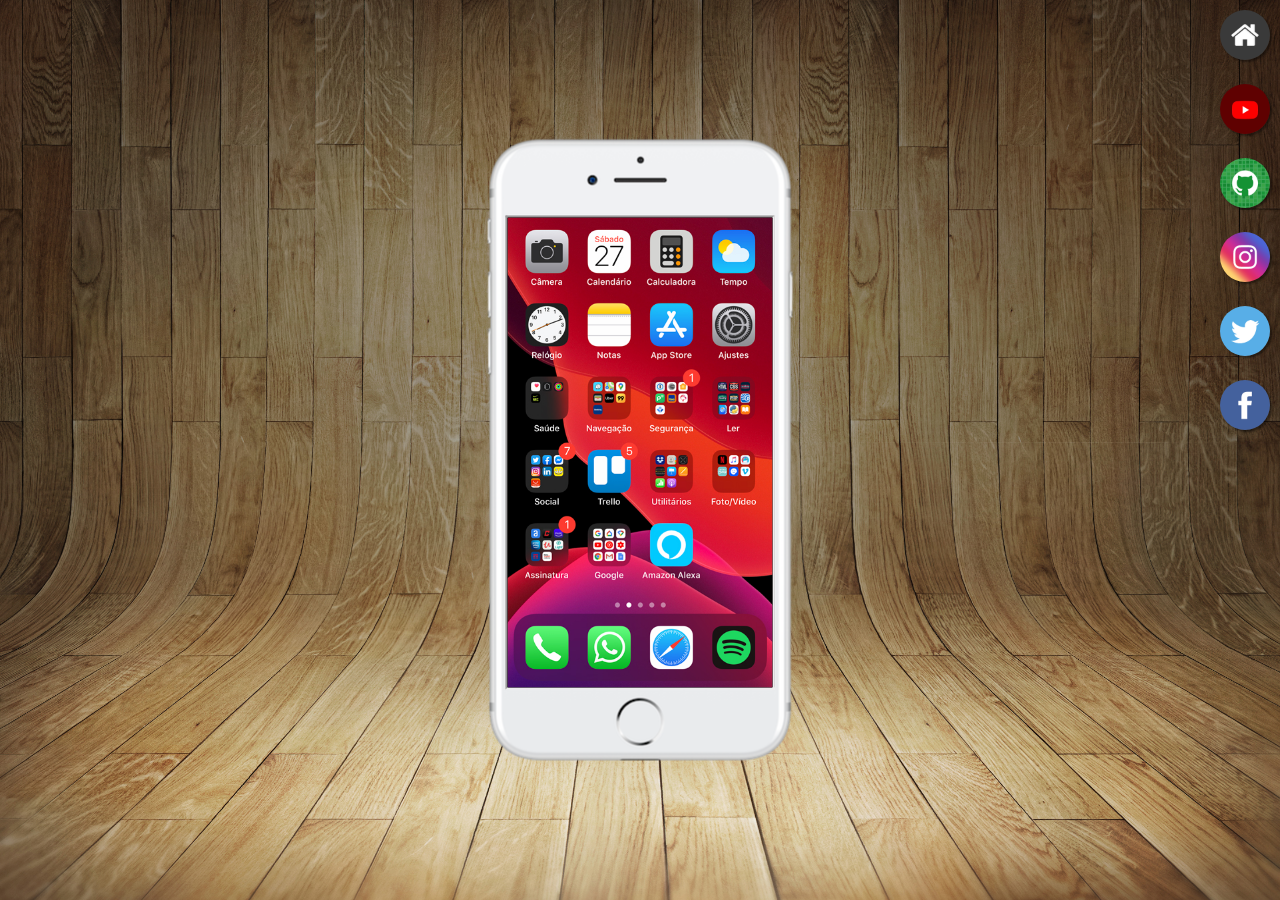
<file: index.html>
<!DOCTYPE html>
<html lang="pt-br">
<head>
    <meta charset="UTF-8">
    <meta name="viewport" content="width=device-width, initial-scale=1.0">
    <link rel="shortcut icon" href="imagens/favicon.ico" type="image/x-icon">
    <title>Projeto Redes Sociais</title>
    <link rel="stylesheet" href="estilo/style.css">
</head>
<body>
    <main>
        <section id="telefone">
            <iframe src="home.html" name="tela" id="tela"></iframe>
        </section>
        <section id="redes-sociais">
            <a href="home.html" target="tela">
                <img src="imagens/logo-home.jpg" alt="Home">
            </a><br>
            <a href="youtube.html" target="tela">
                <img src="imagens/logo-youtube.jpg" alt="Youtube">
            </a><br>
            <a href="github.html" target="tela">
                <img src="imagens/logo-github.jpg" alt="GitHub">
            </a><br>
            <a href="instagram.html" target="tela">
                <img src="imagens/logo-instagram.jpg" alt="Instagram">
            </a><br>
            <a href="twitter.html" target="tela">
                <img src="imagens/logo-twitter.jpg" alt="Twitter">
            </a><br>
            <a href="facebook.html" target="tela">
                <img src="imagens/logo-facebook.jpg" alt="Facebook">
            </a>
        </section>
    </main>
</body>
</html>
</file>
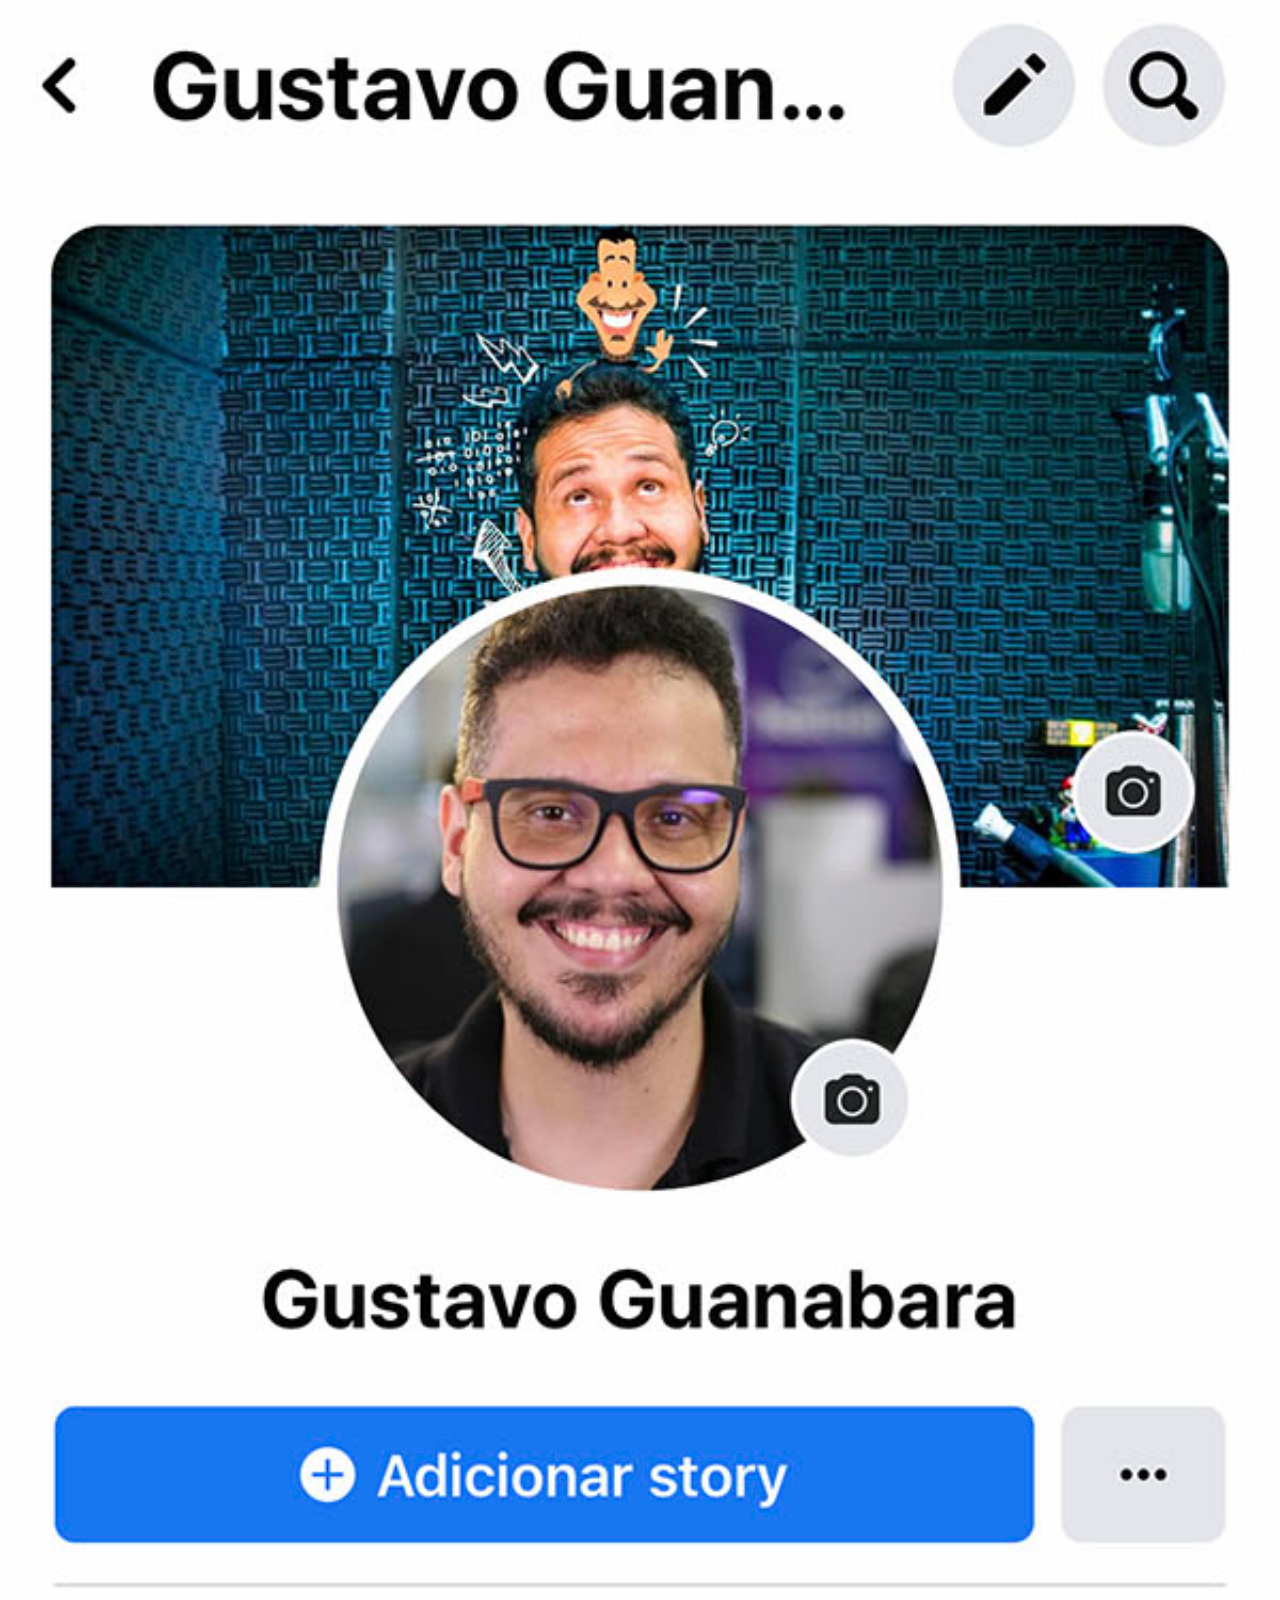
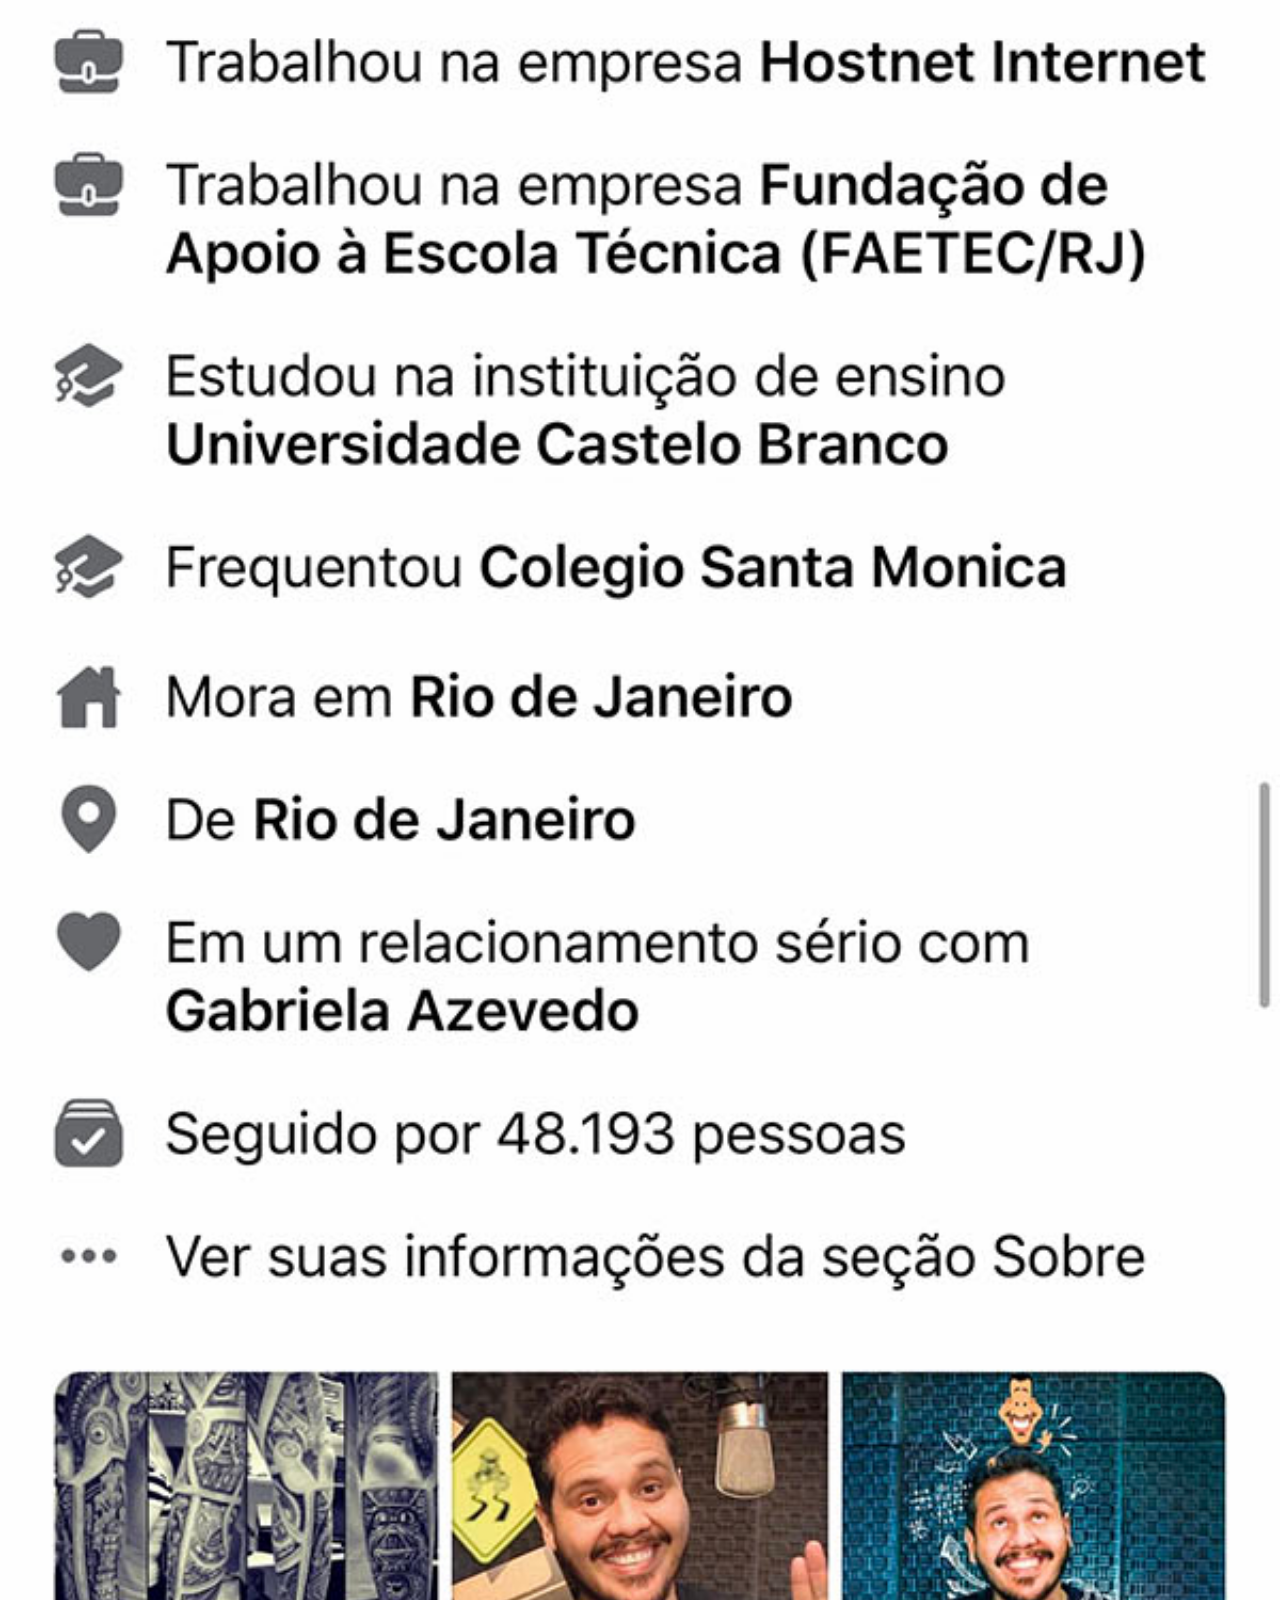
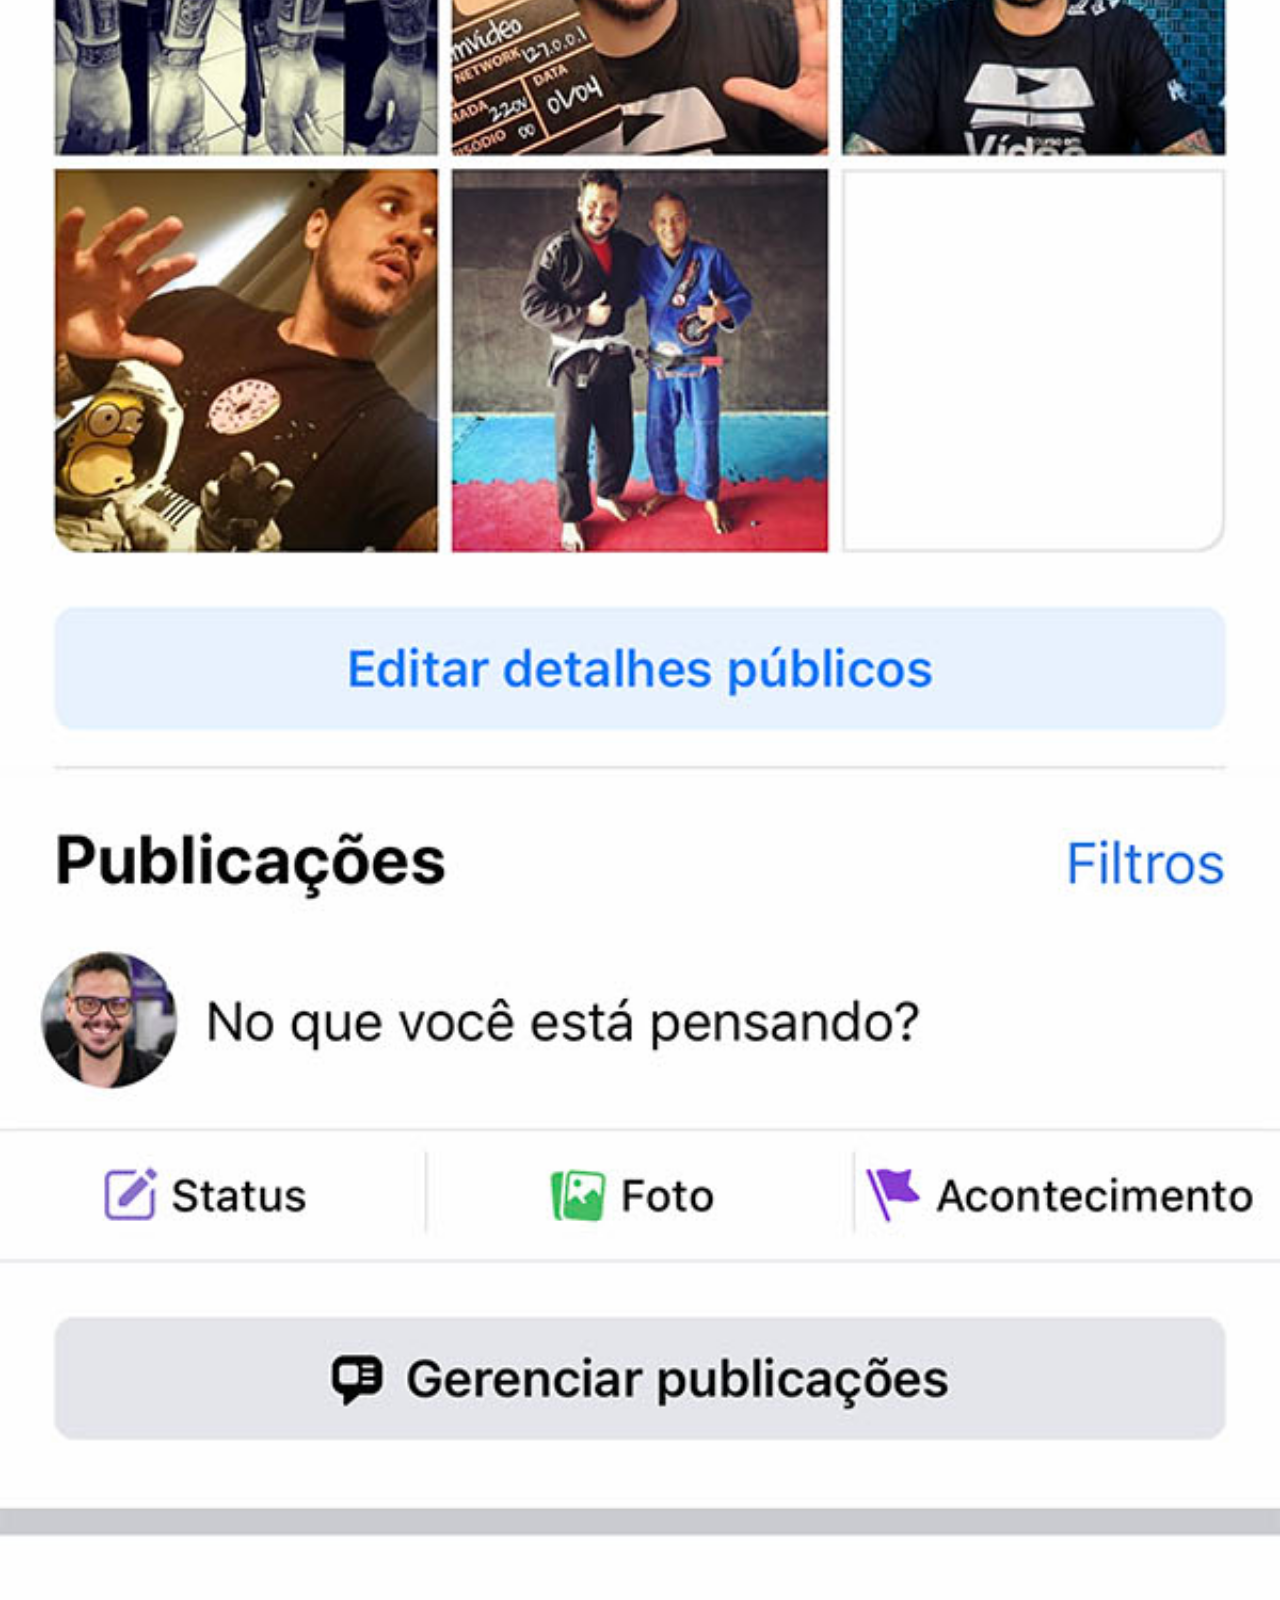
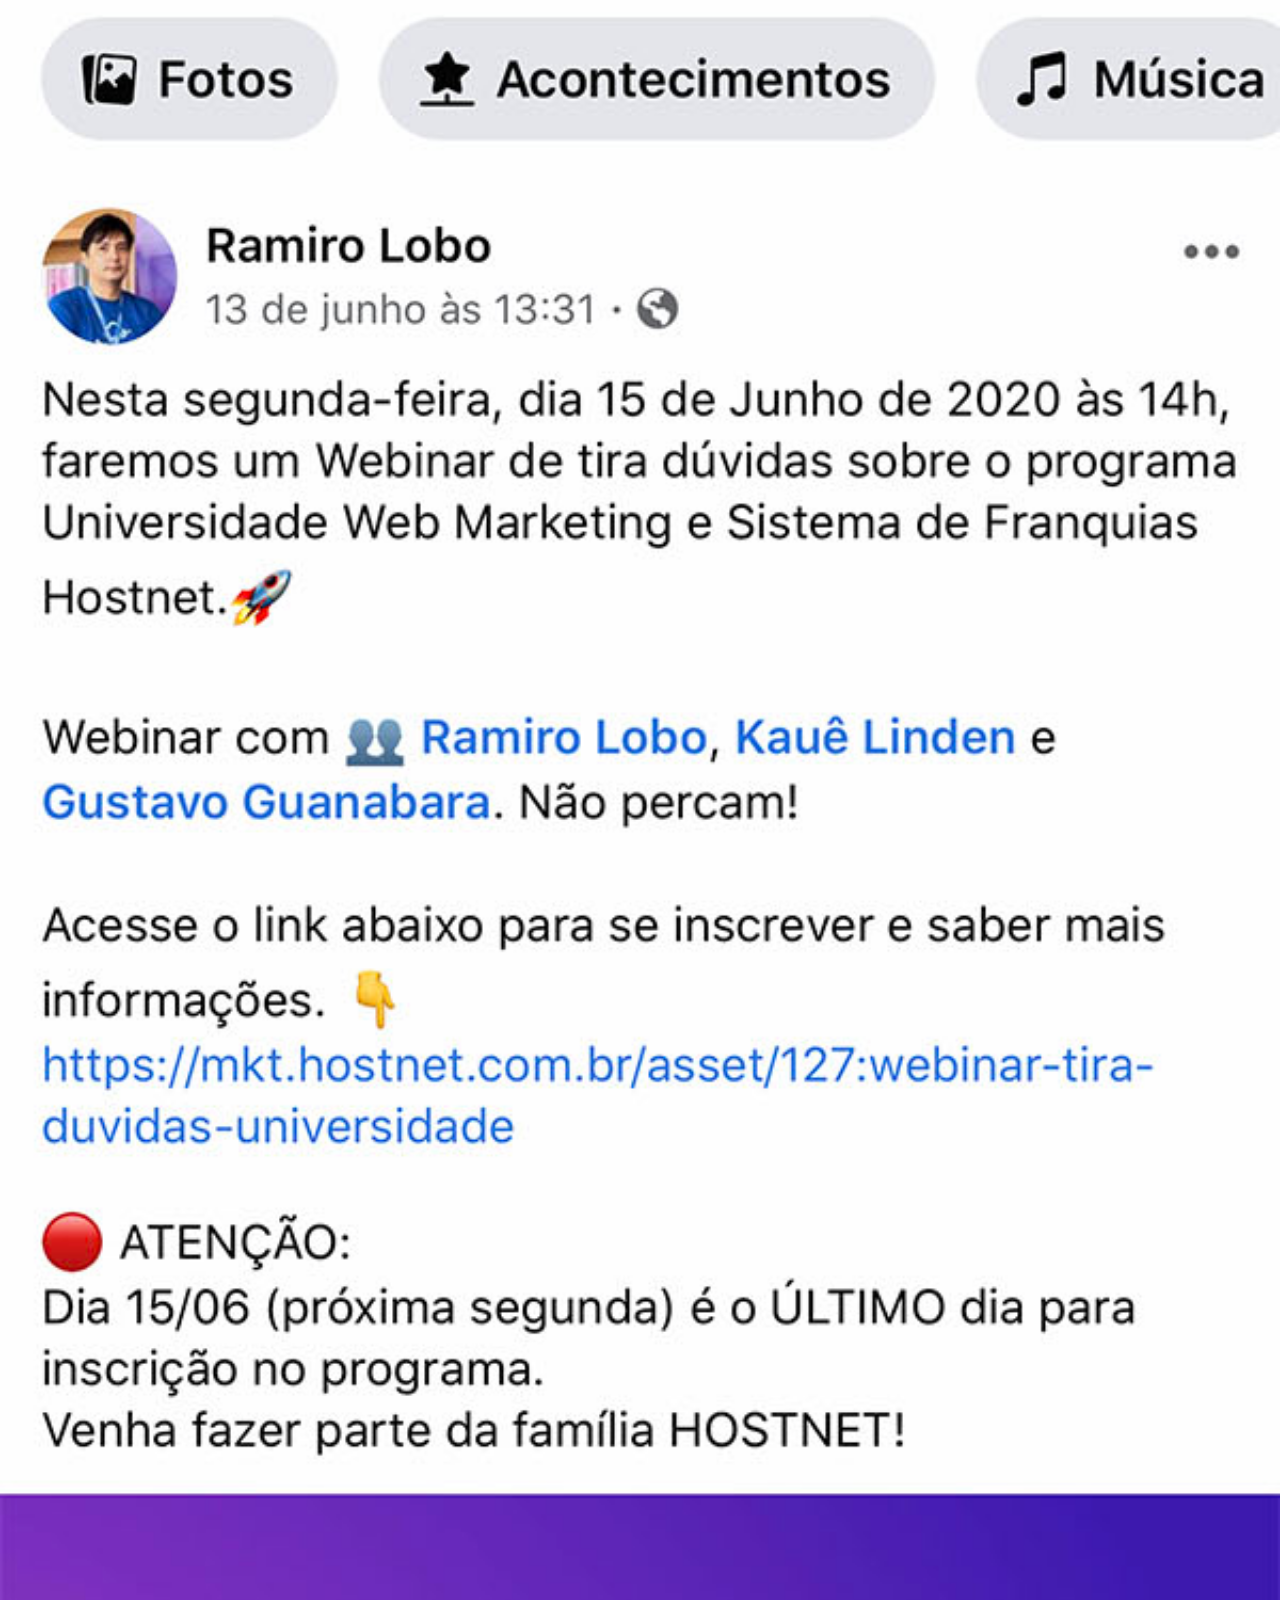
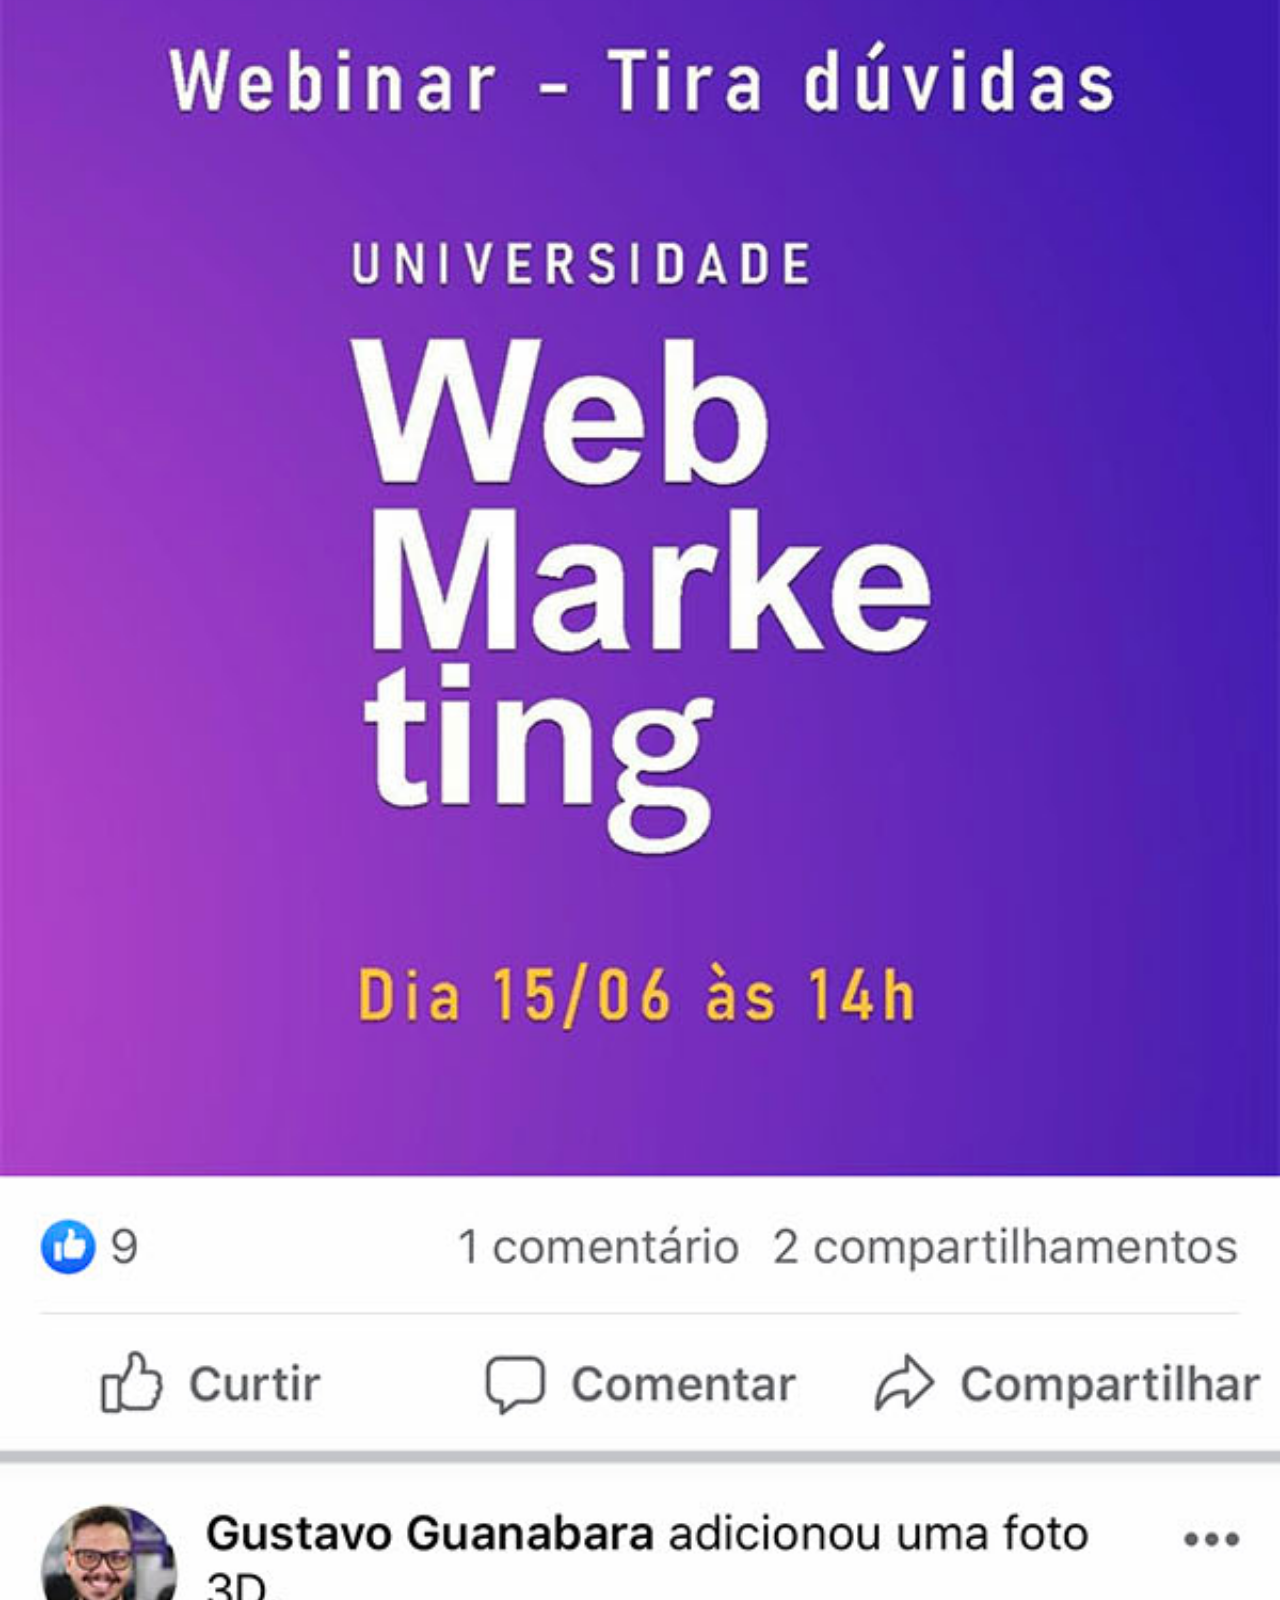
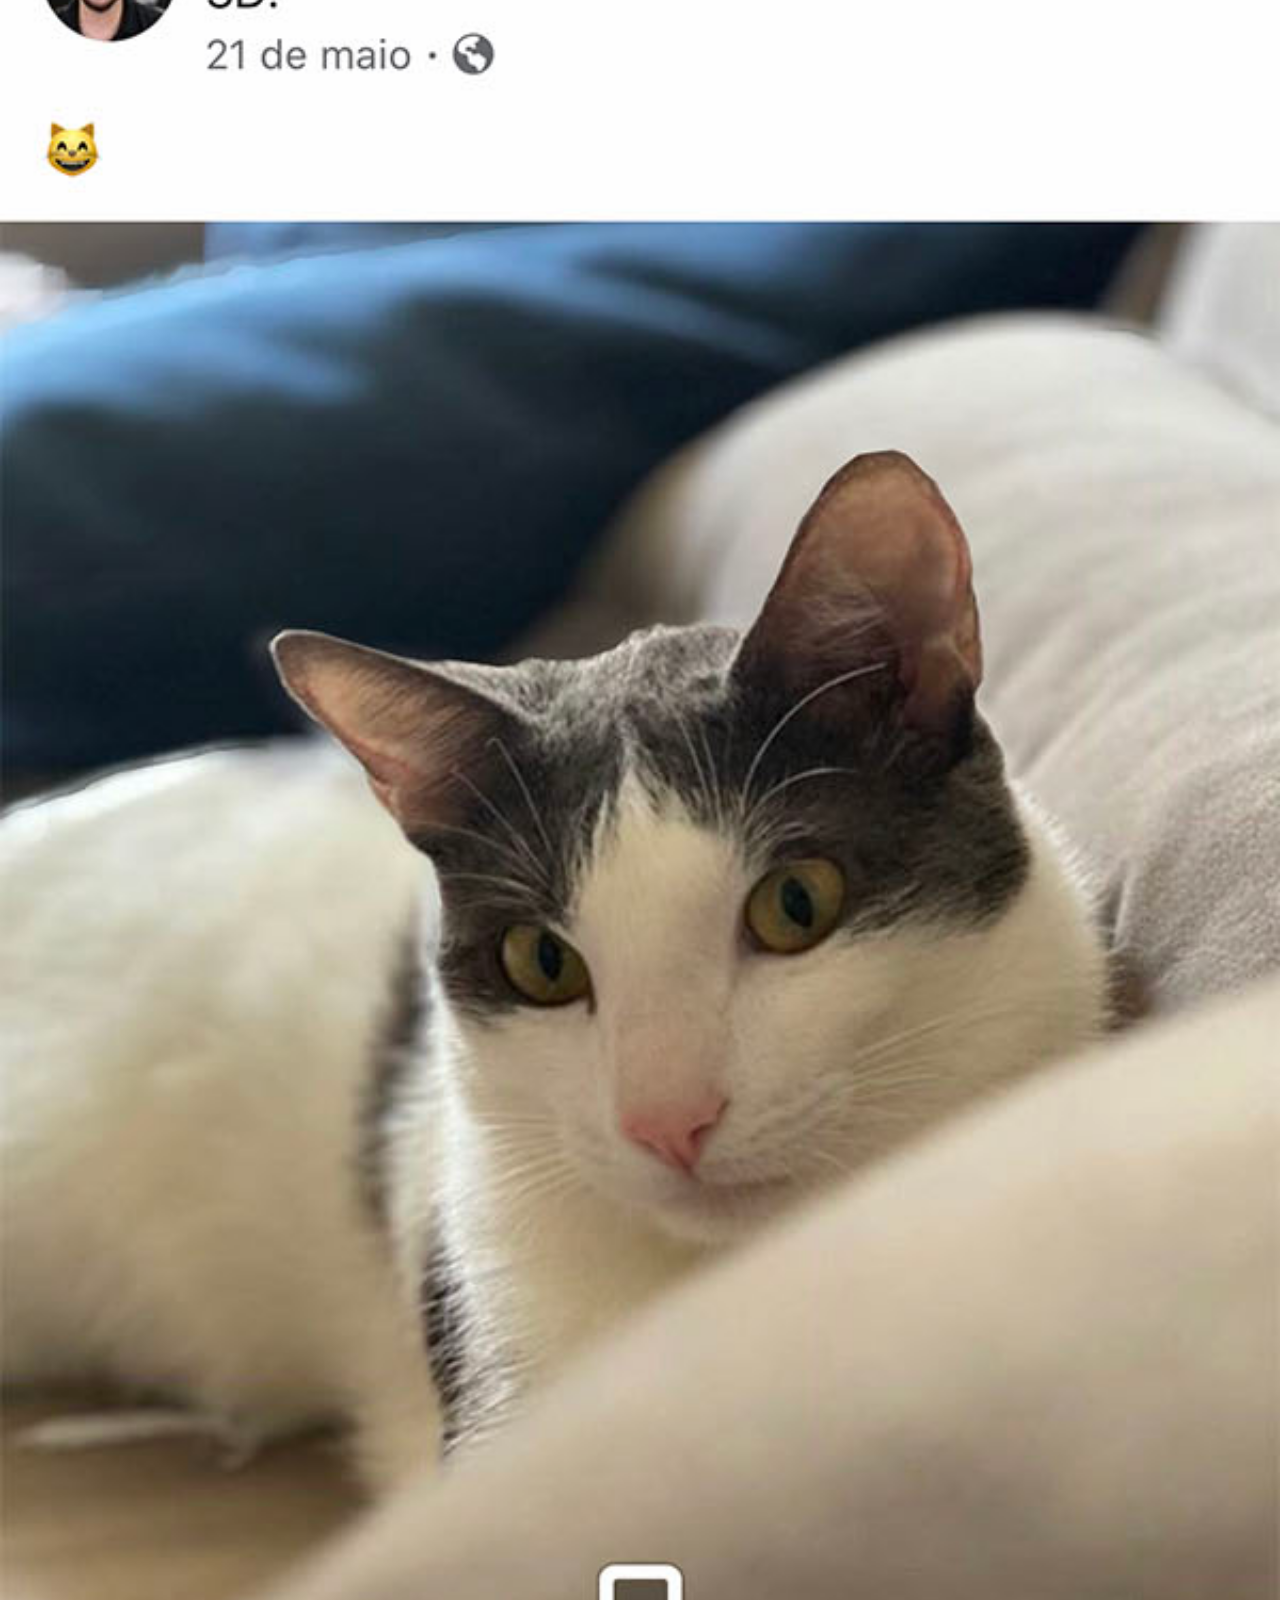
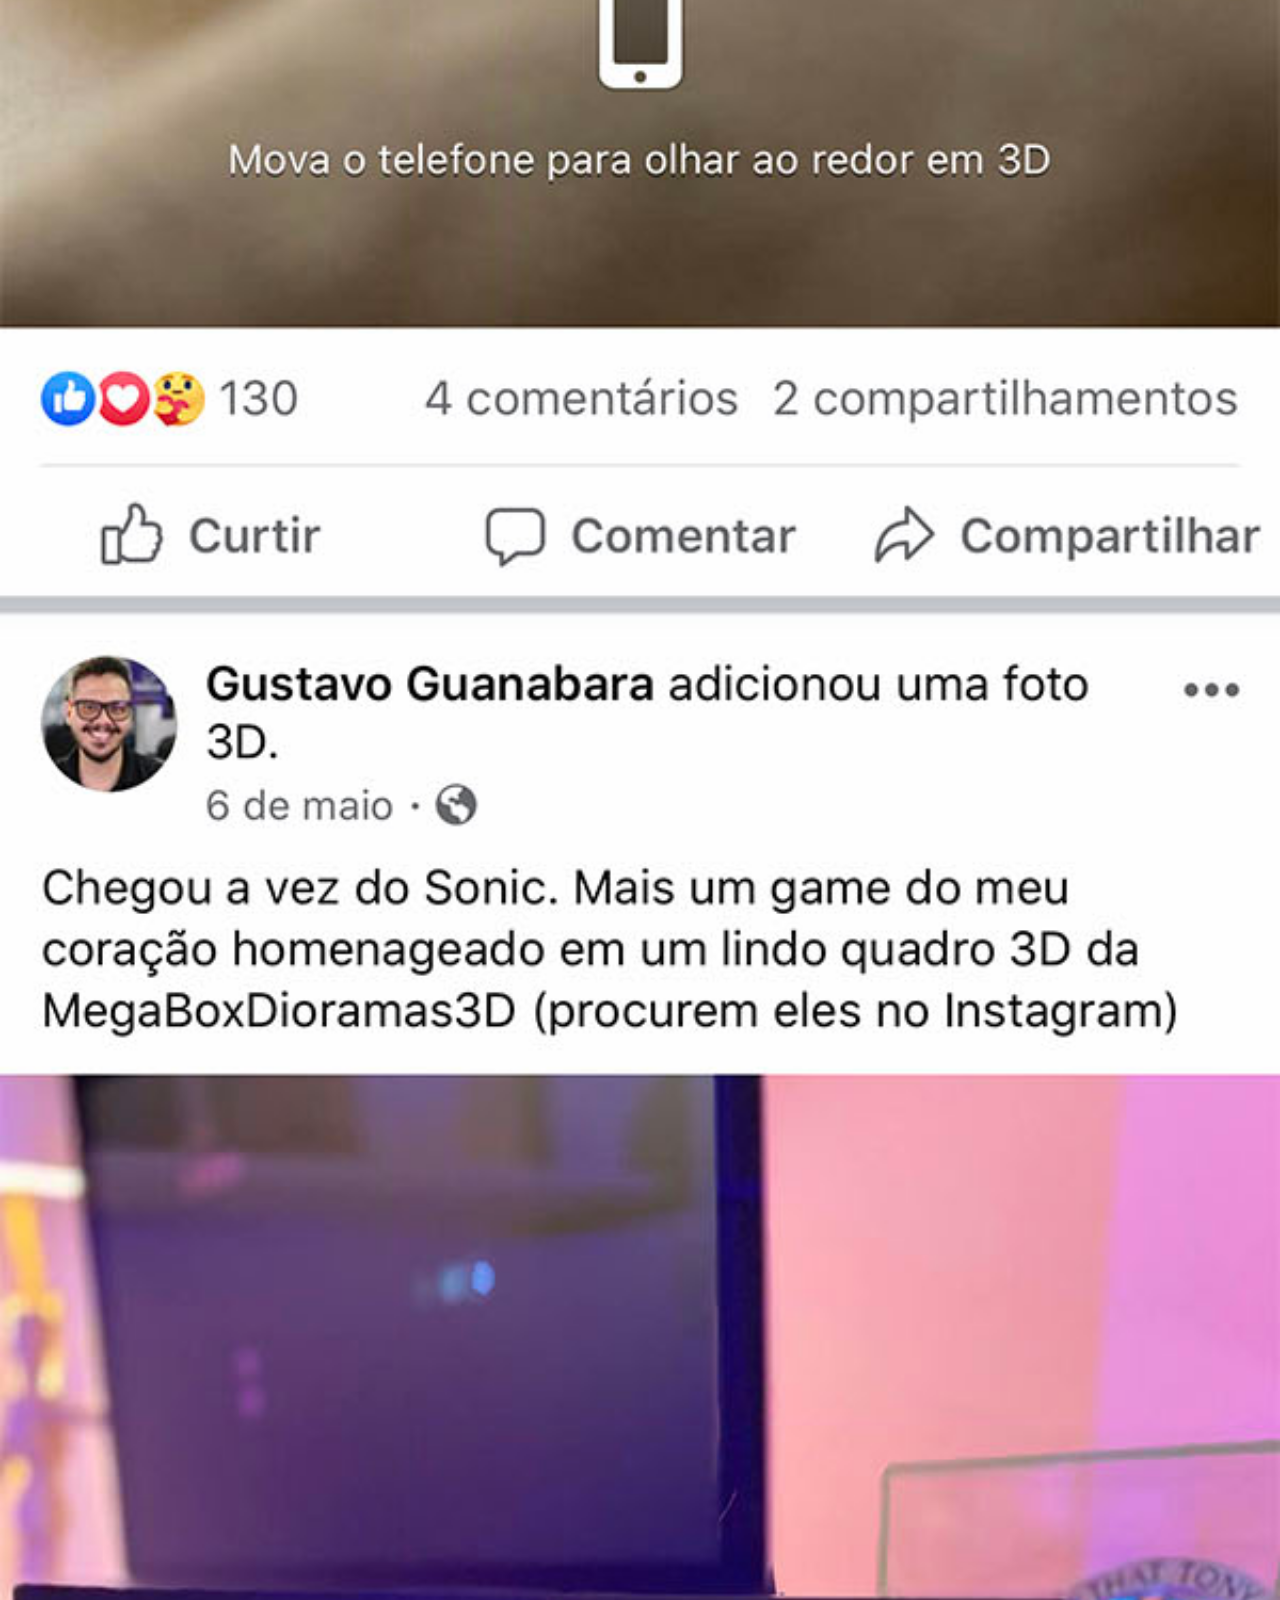
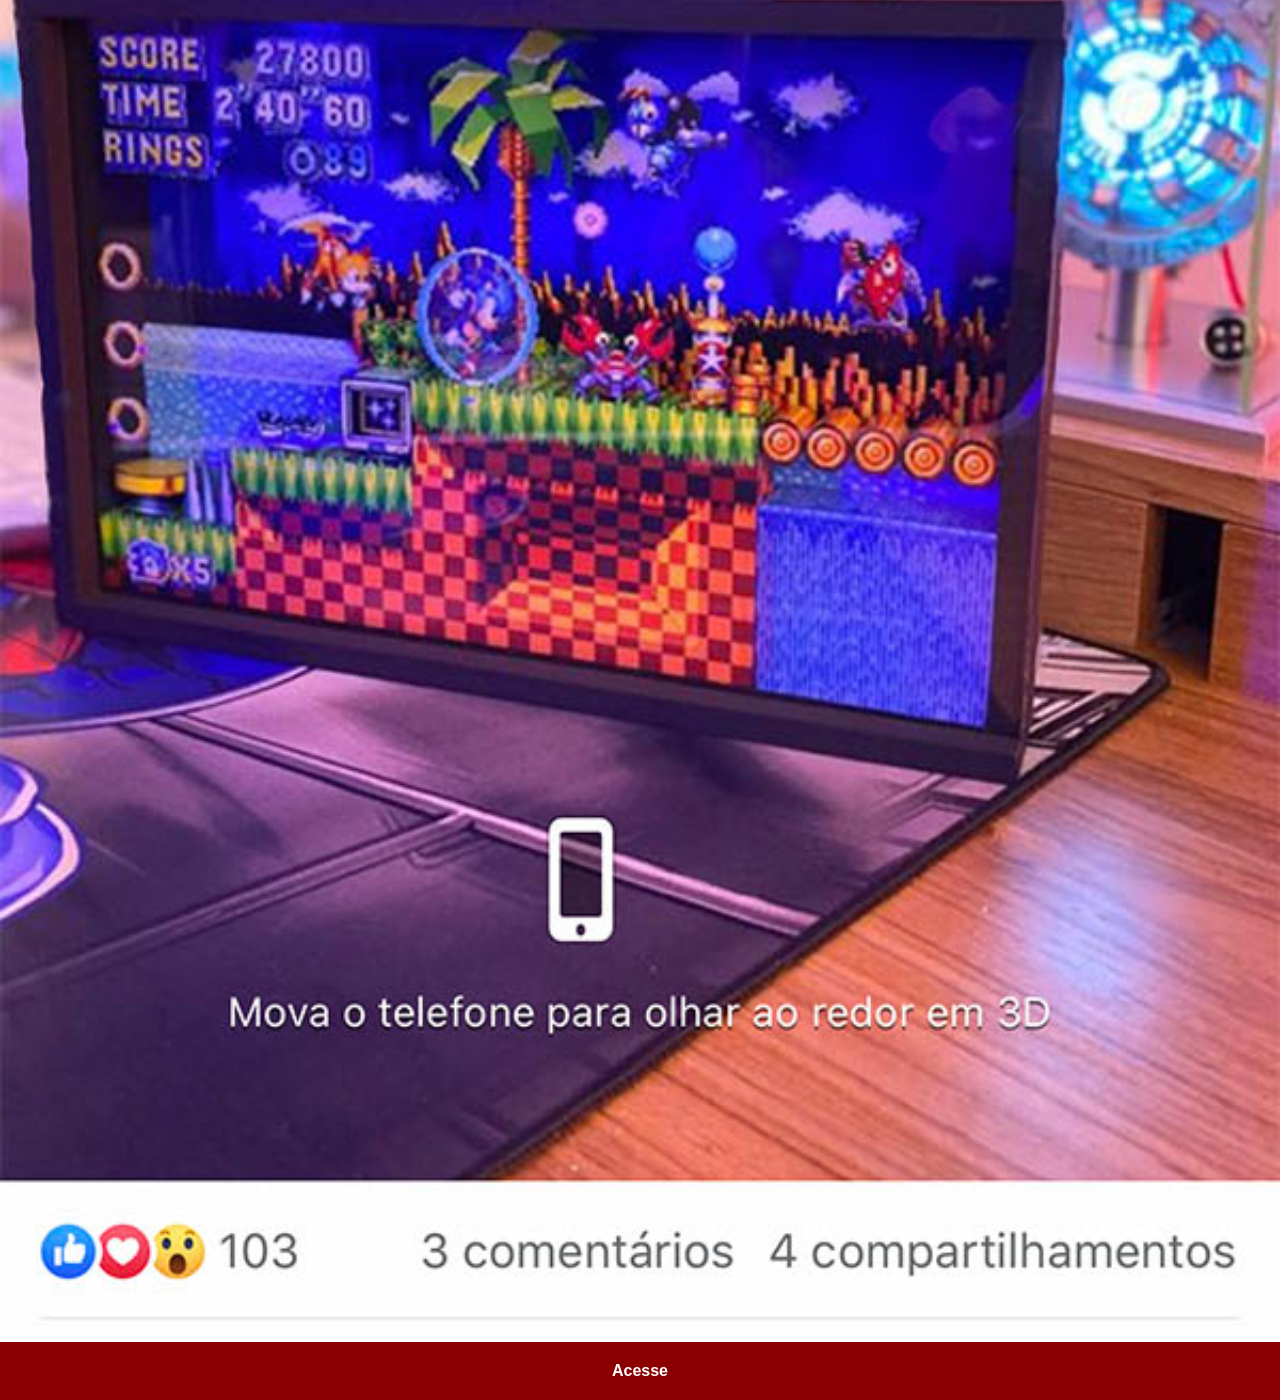
<file: facebook.html>
<!DOCTYPE html>
<html lang="pt-br">
<head>
    <meta charset="UTF-8">
    <meta name="viewport" content="width=device-width, initial-scale=1.0">
    <title>Facebook</title>
    <link rel="stylesheet" href="estilo/social.css">
</head>
<body>
    <img src="imagens/tela-facebook.jpg" alt="Facebook">
    <a href="https://www.facebook.com/gustavoguanabara/" target="_blank">Acesse</a>
</body>
</html>
</file>
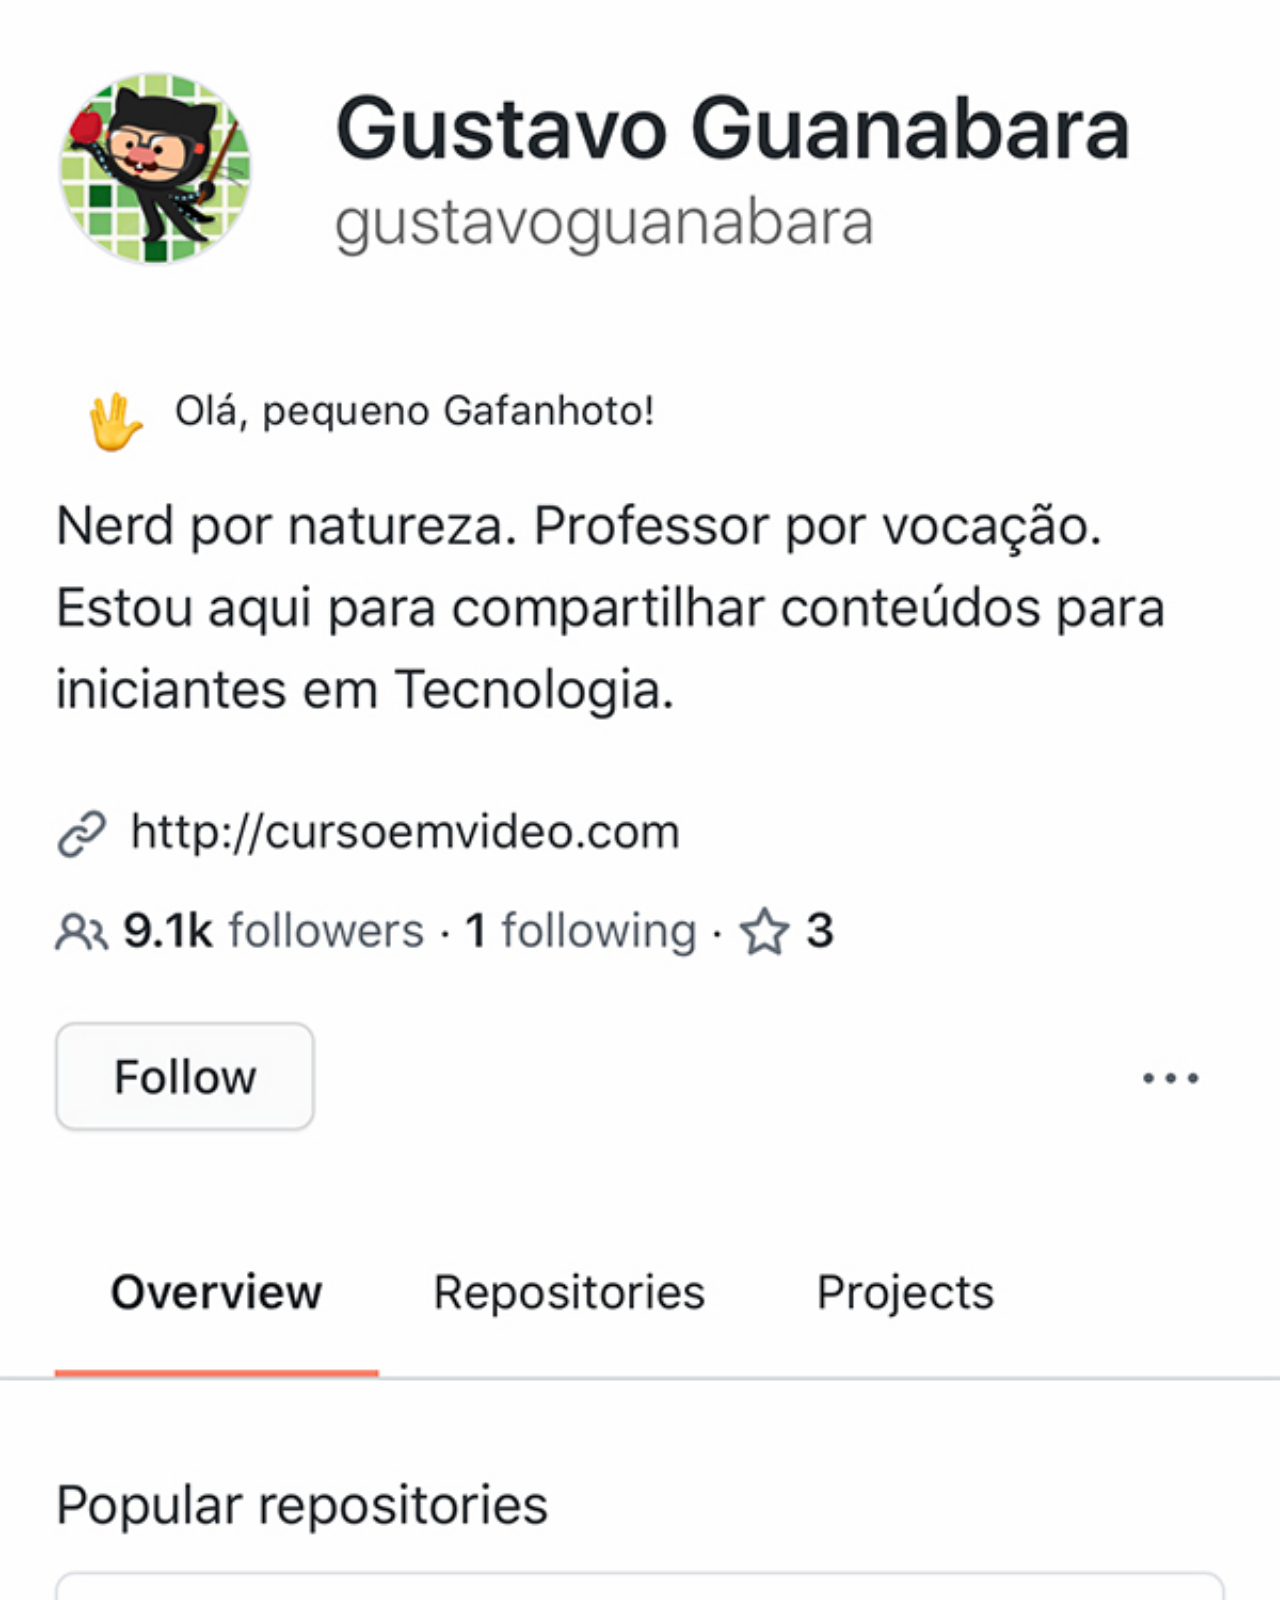
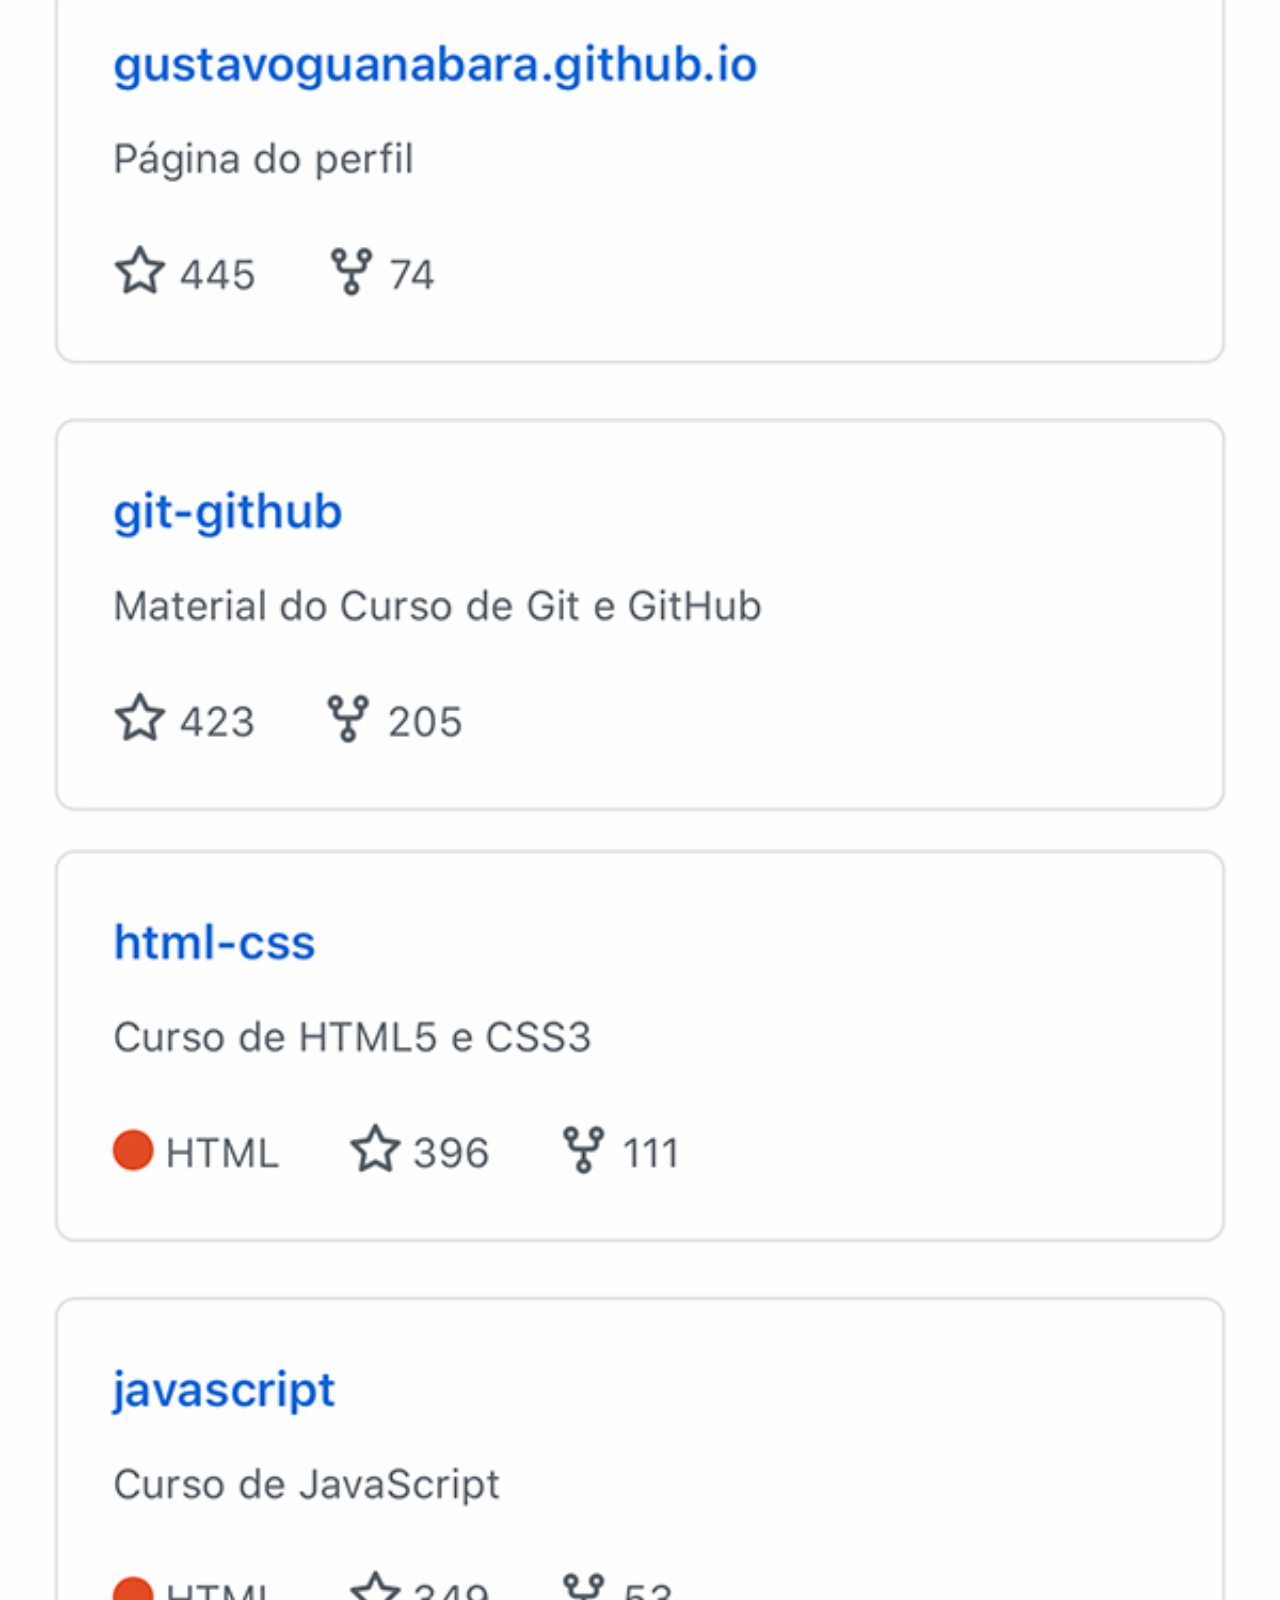
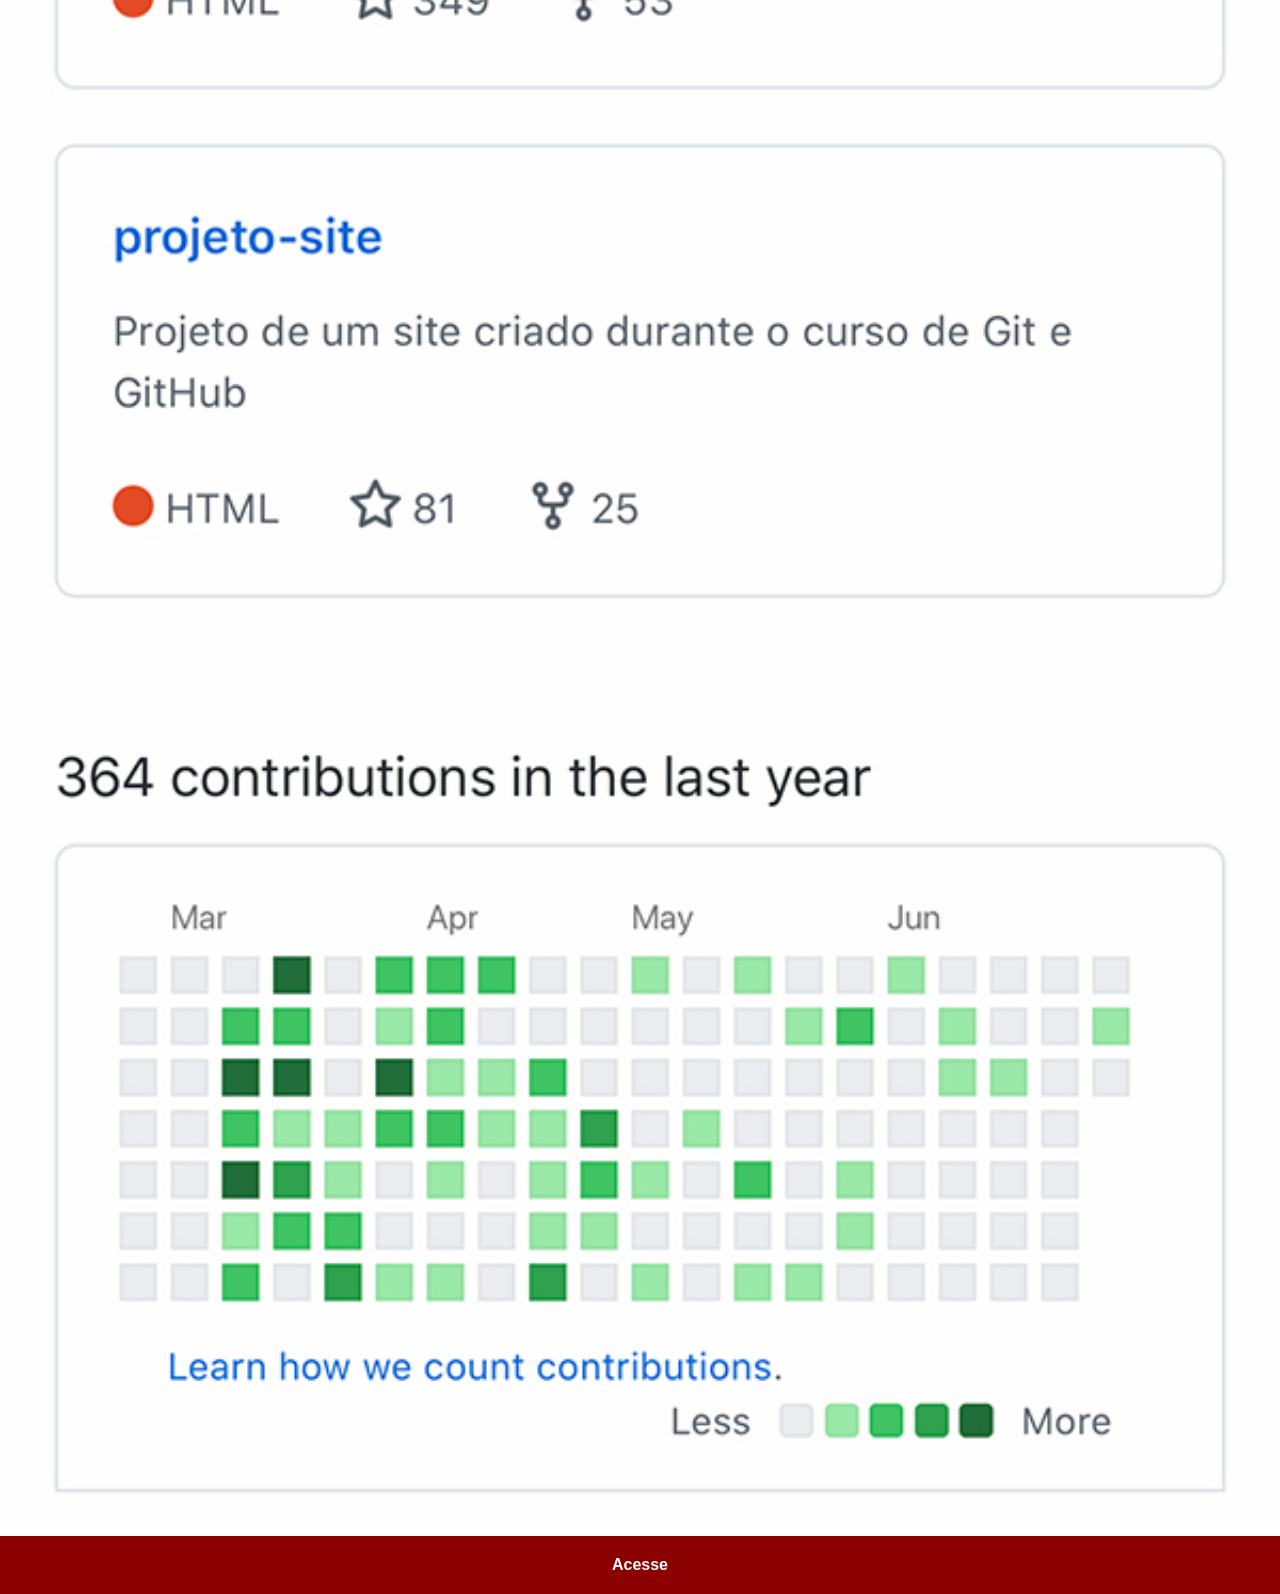
<file: github.html>
<!DOCTYPE html>
<html lang="en">
<head>
    <meta charset="UTF-8">
    <meta name="viewport" content="width=device-width, initial-scale=1.0">
    <title>Github</title>
    <link rel="stylesheet" href="estilo/social.css">
</head>
<body>
    <img src="imagens/tela-github.jpg" alt="GitHub">
    <a href="https://github.com/guilherme-zanella" target="_blank">Acesse</a>
</body>
</html>
</file>
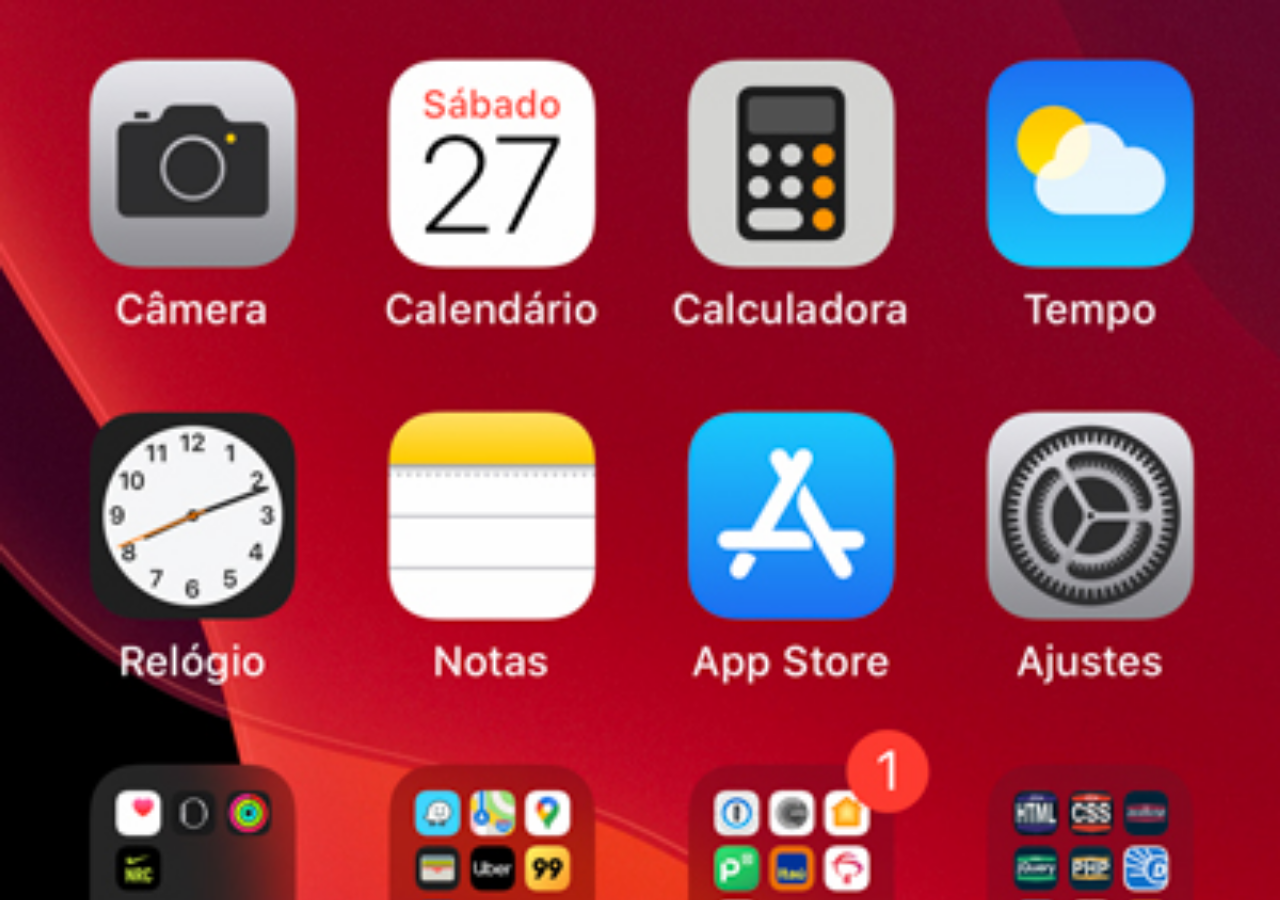
<file: home.html>
<!DOCTYPE html>
<html lang="pt-br">
<head>
    <meta charset="UTF-8">
    <meta name="viewport" content="width=device-width, initial-scale=1.0">
    <title>Home</title>
    <style>
        * {
            margin: 0;
            padding: 0;
        }

        body {
            width: 100vw;
            height: 100vh;
            background: black url(imagens/tela-home.jpg) no-repeat top center;
            background-size: cover;
        }
    </style>
</head>
<body>
    
</body>
</html>
</file>
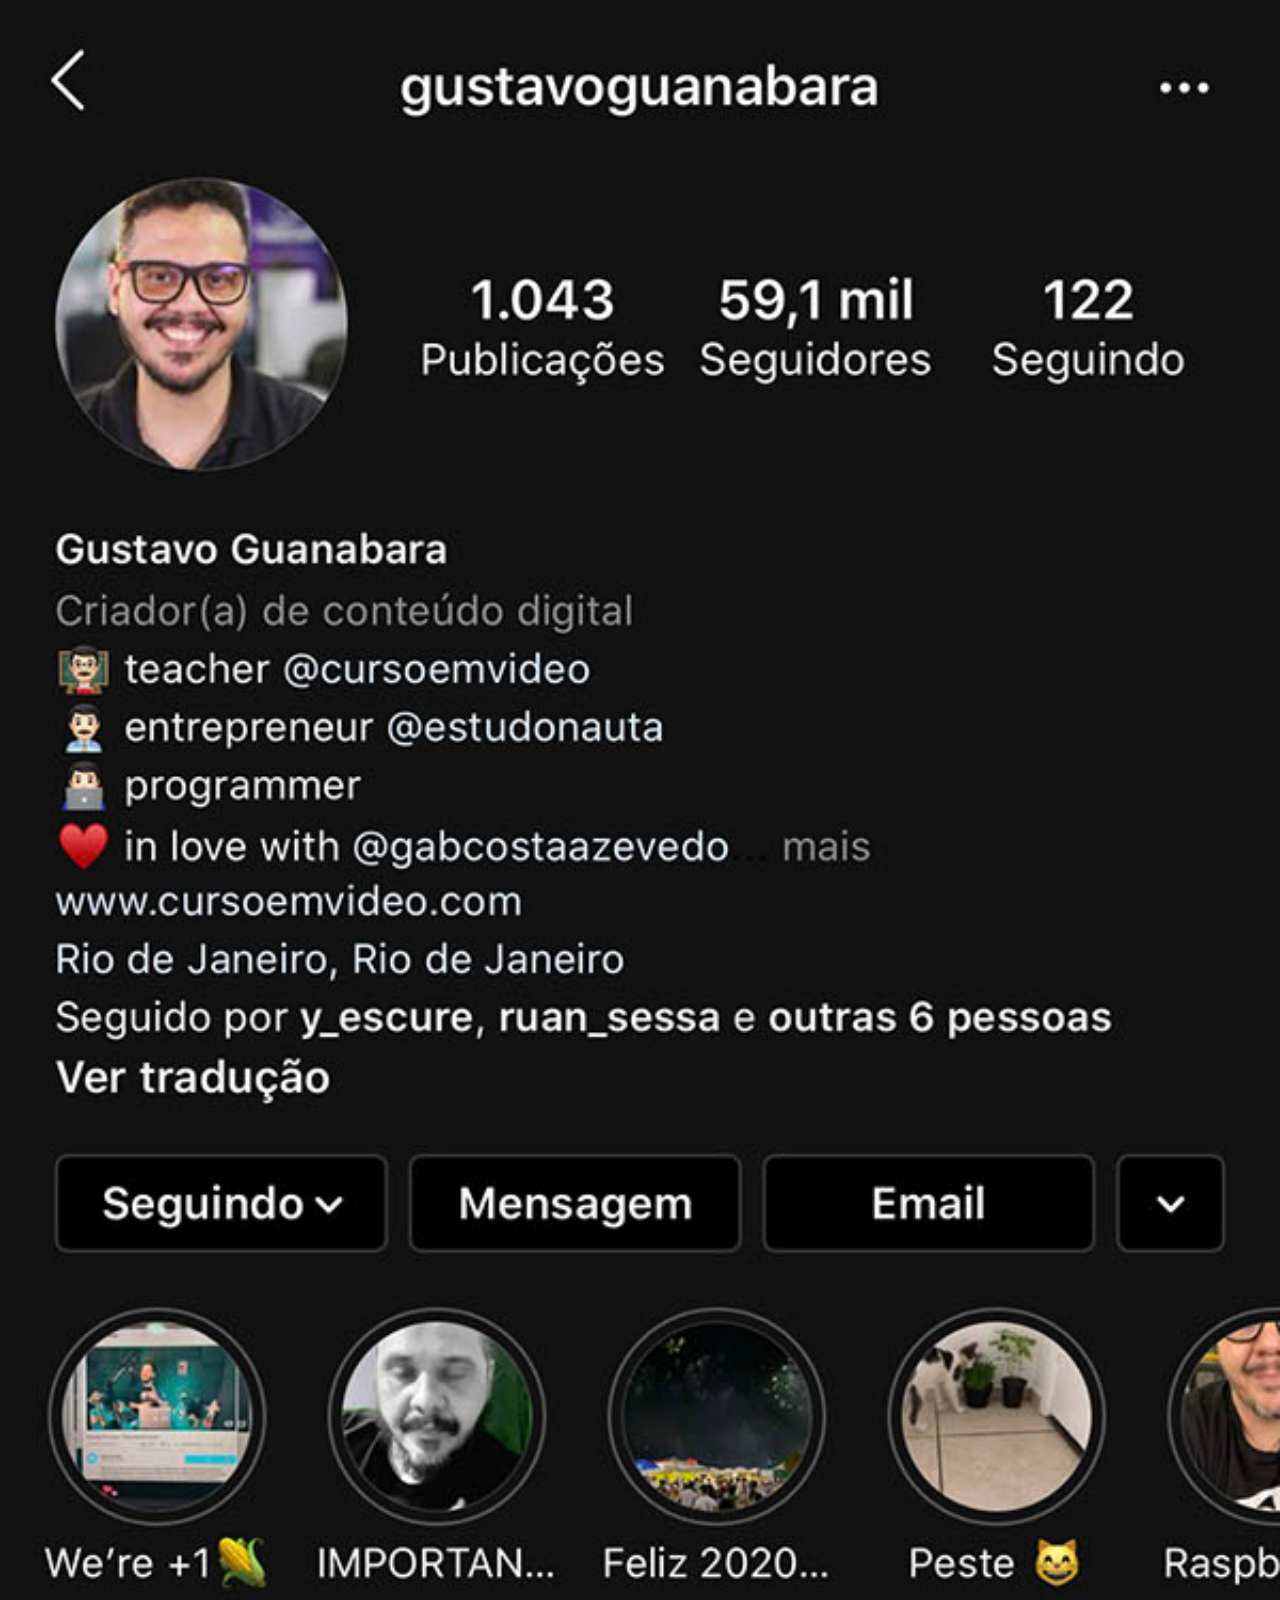
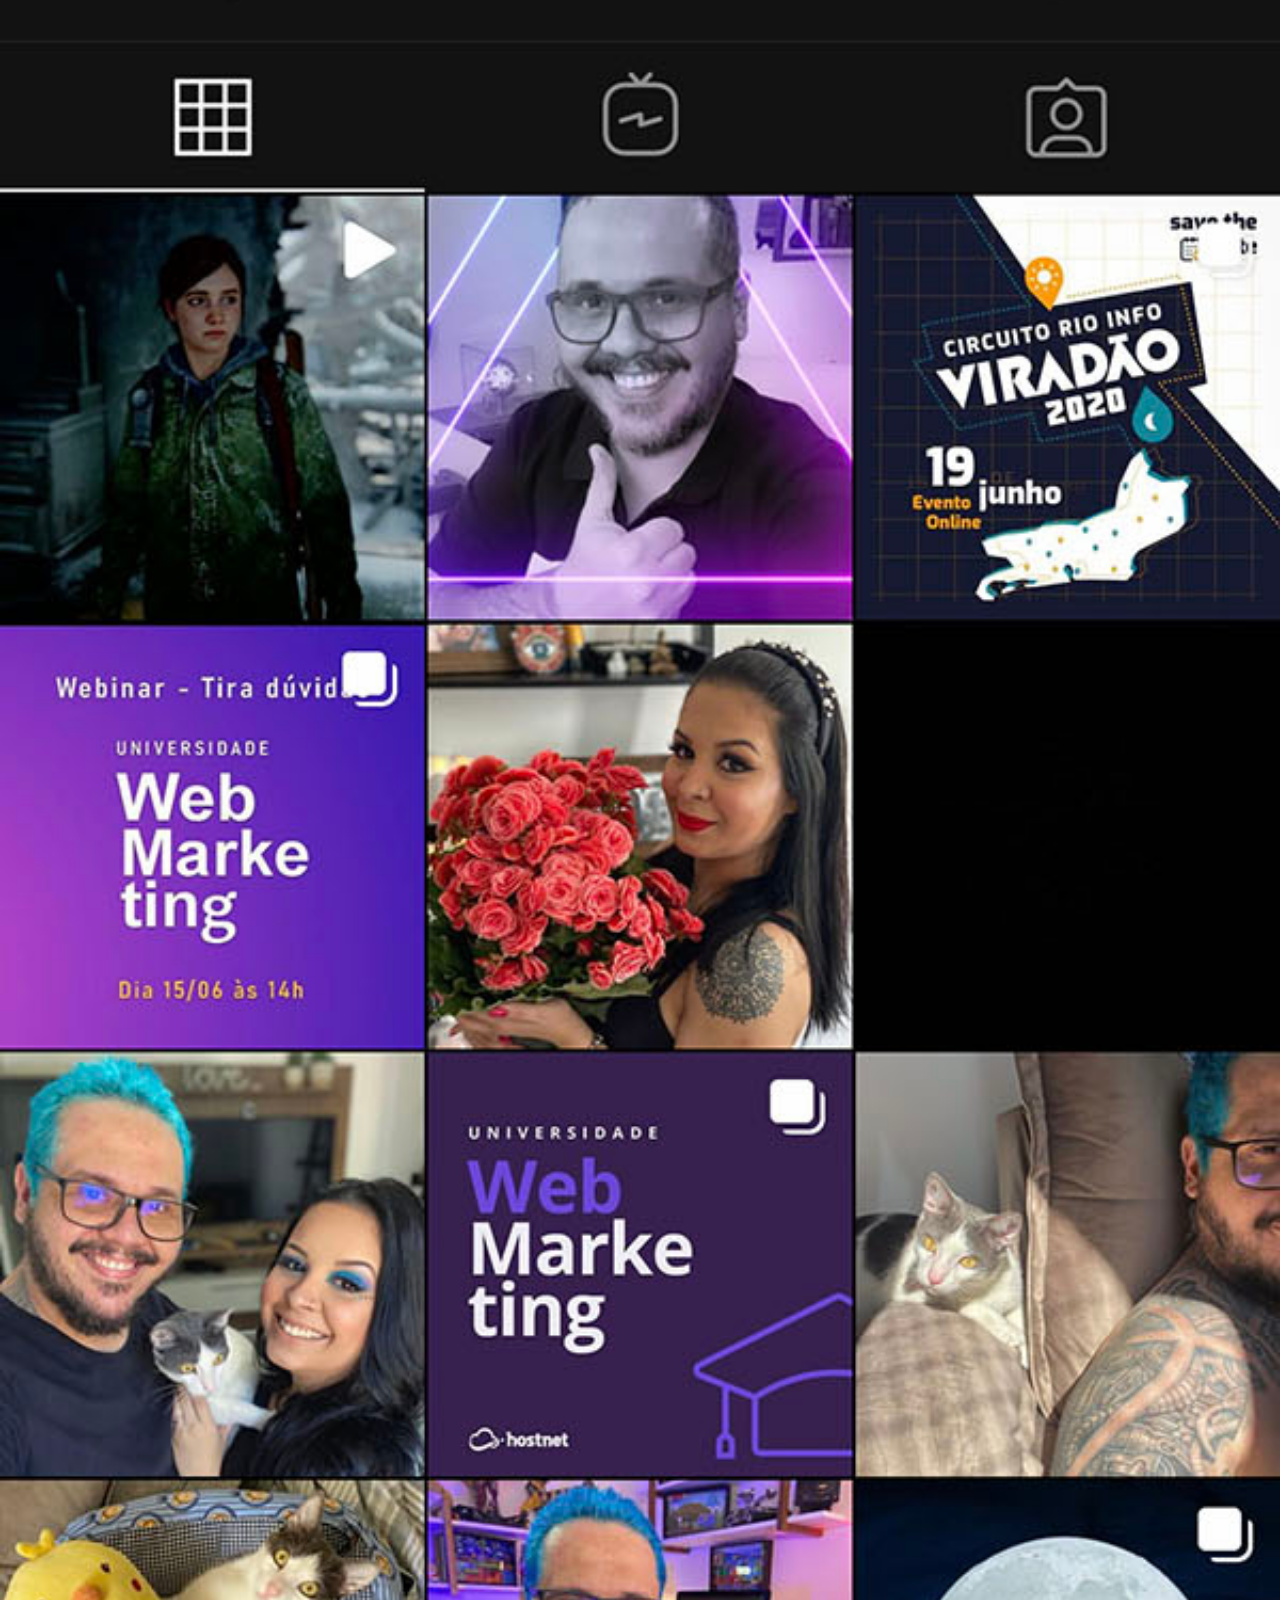
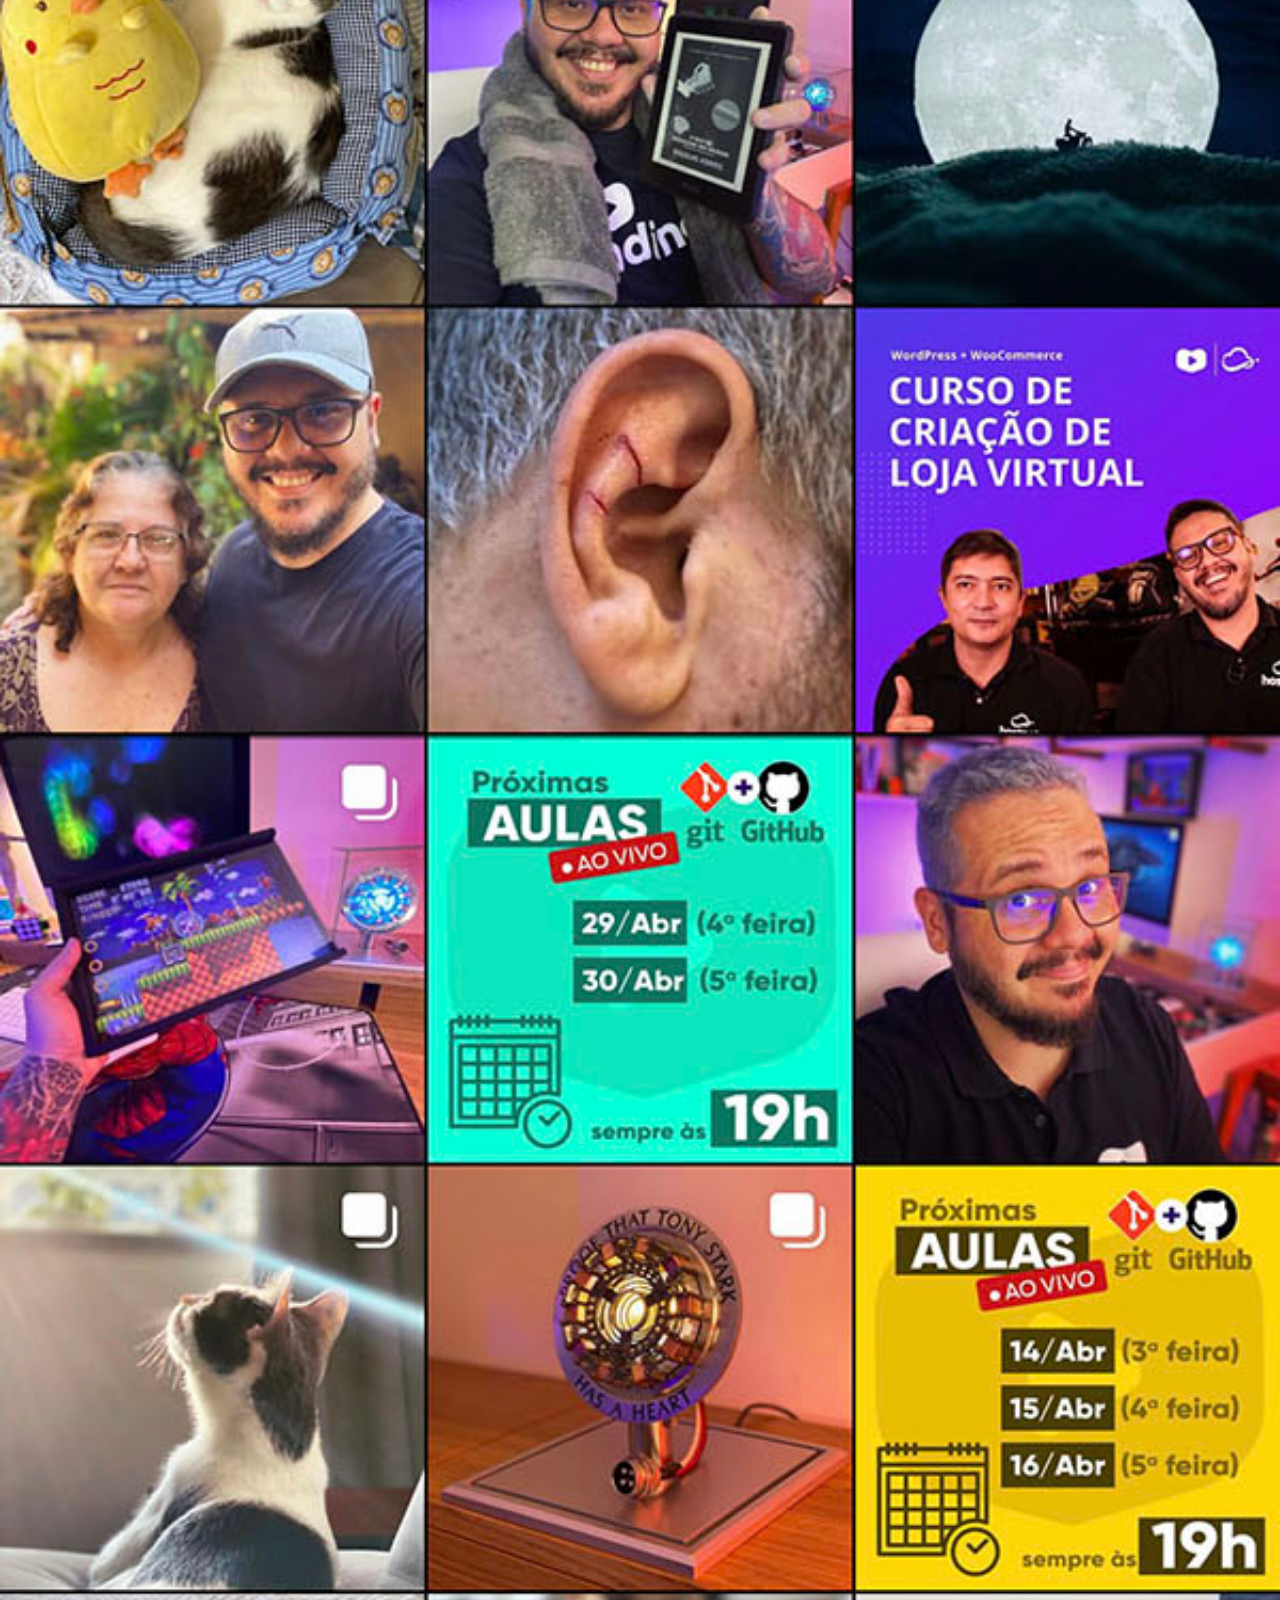
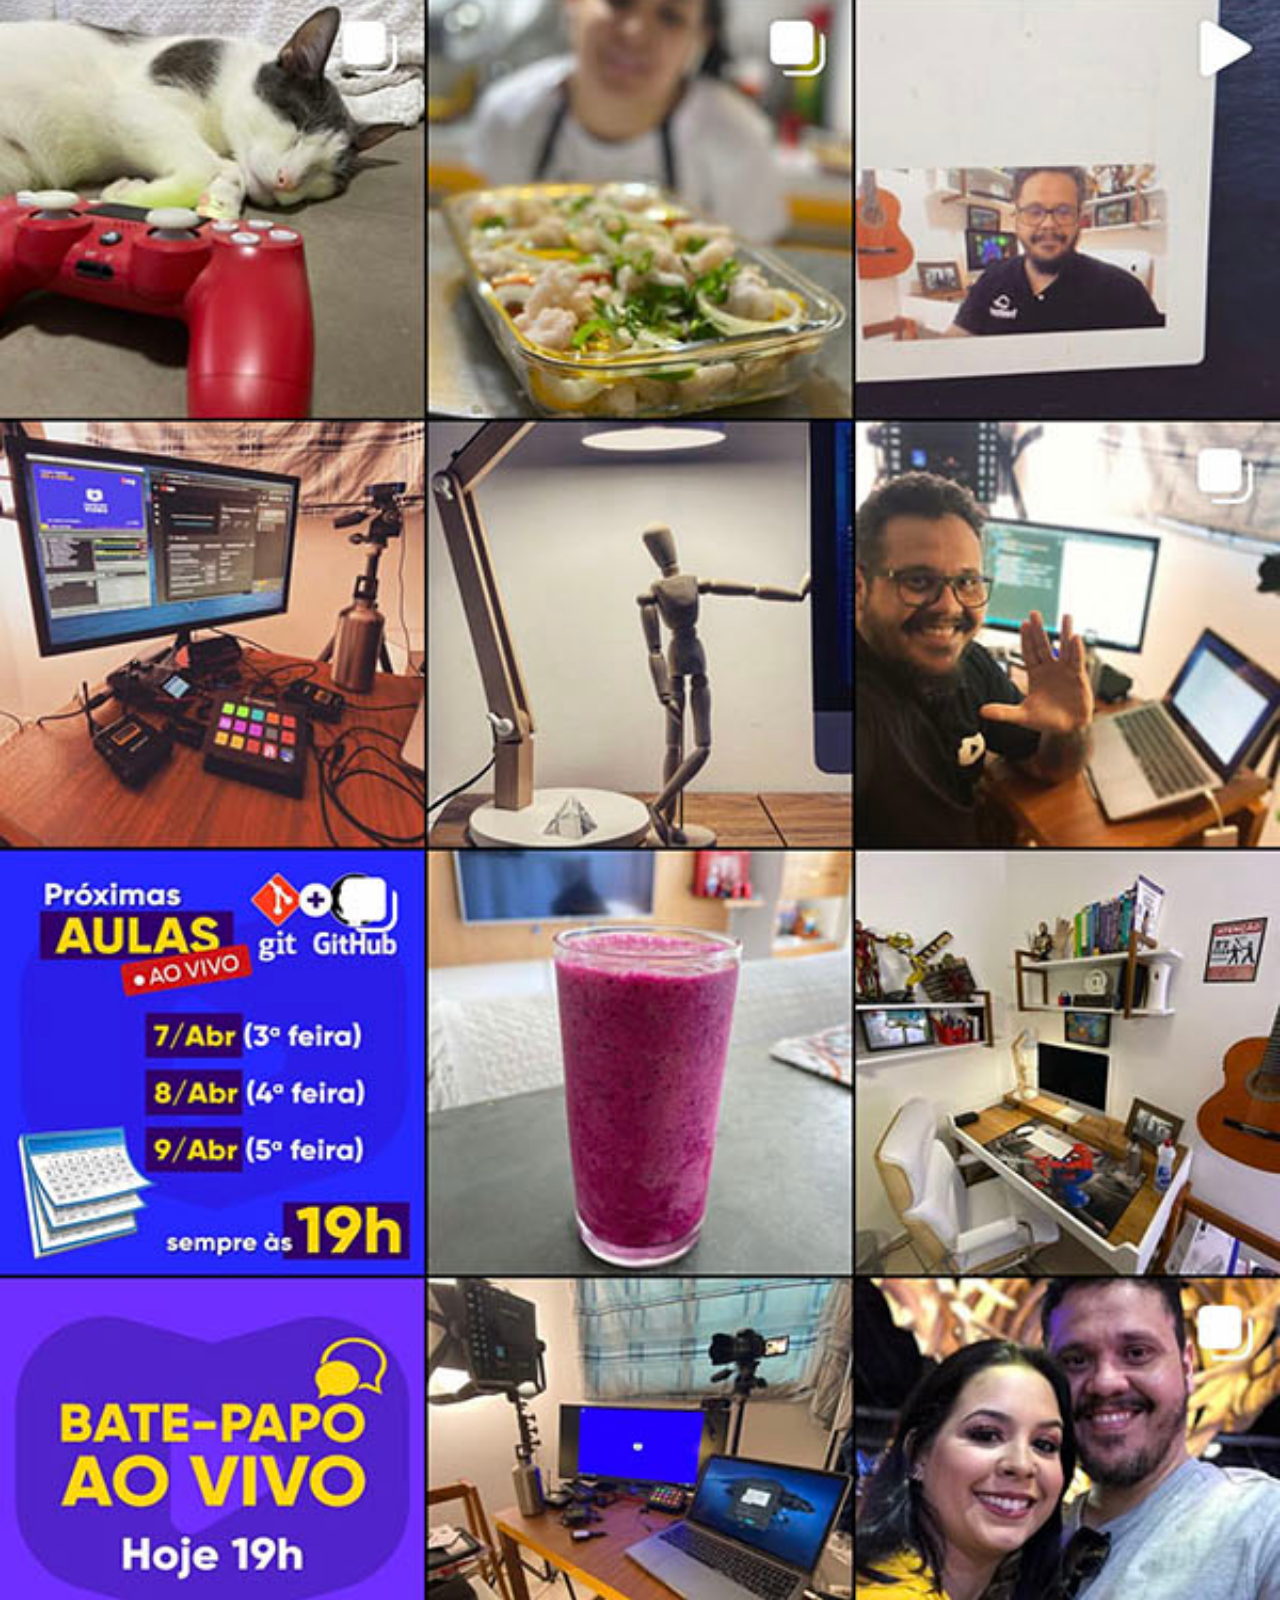
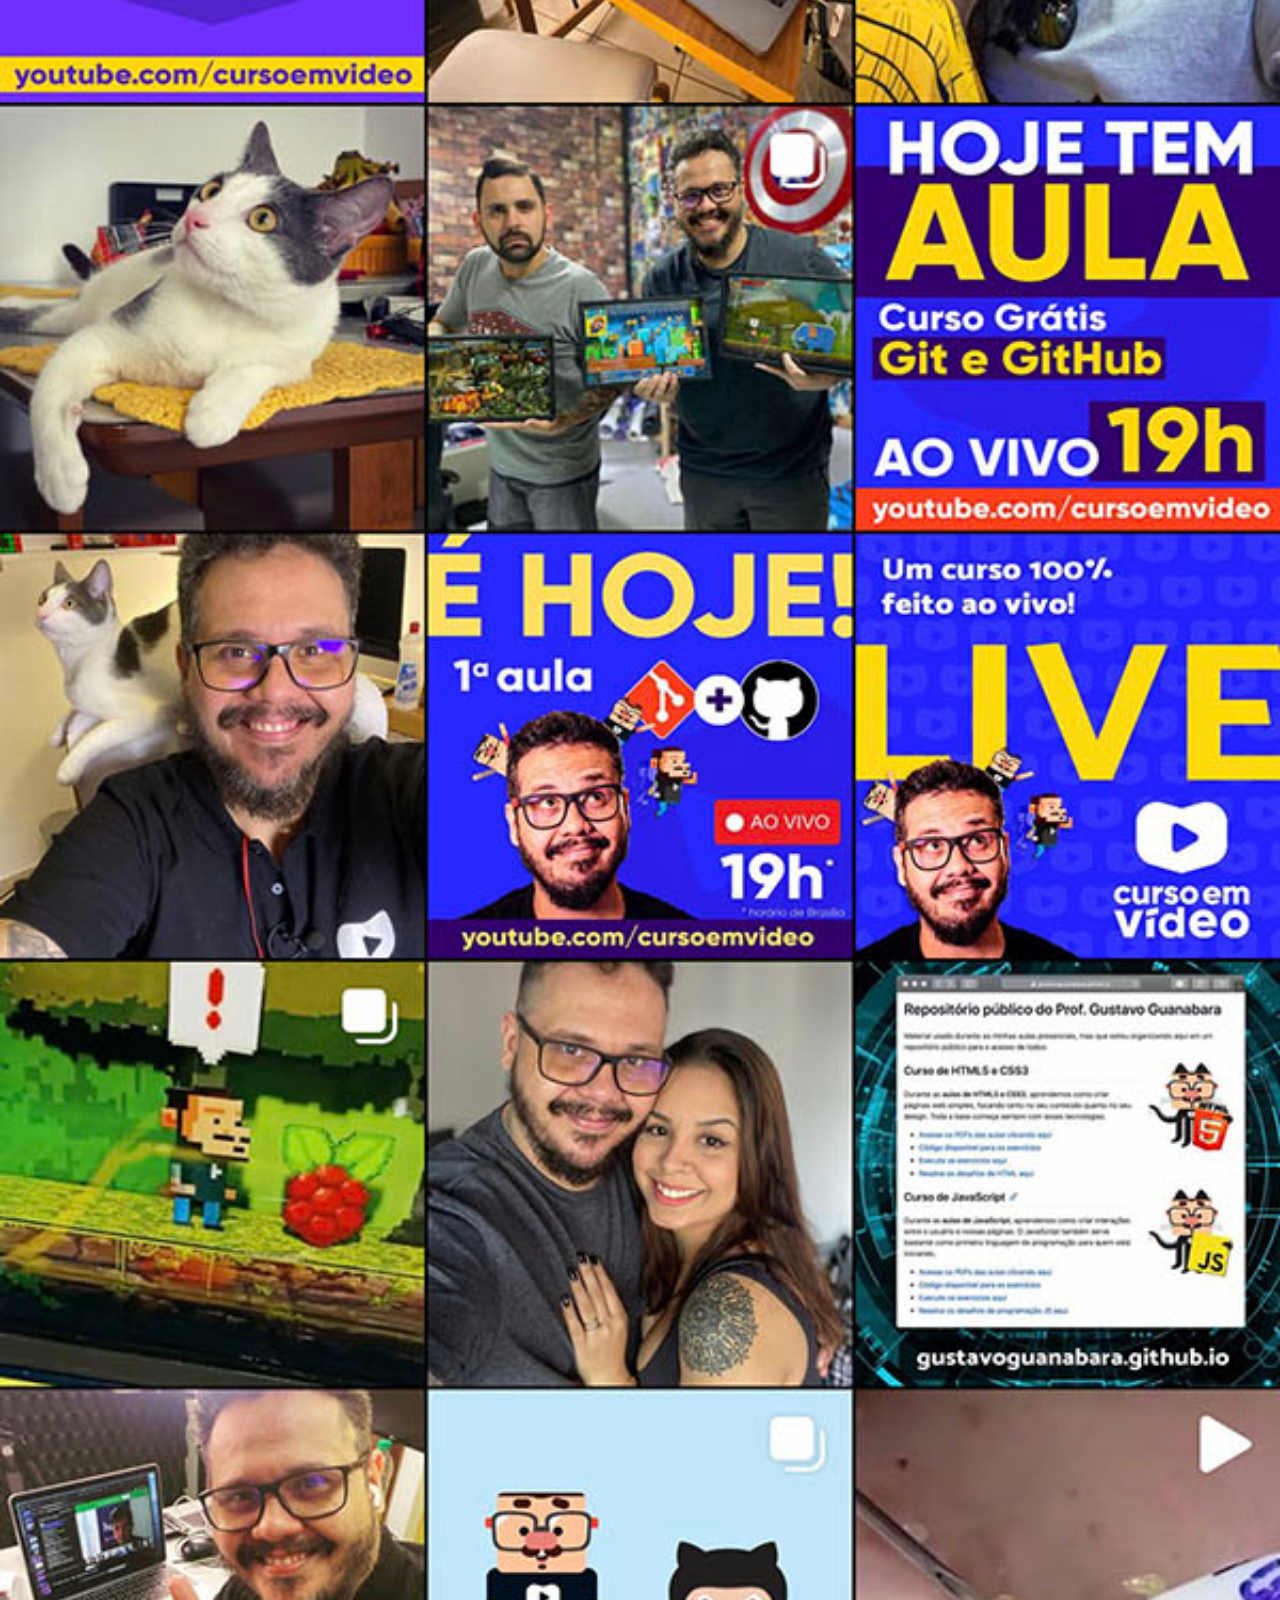
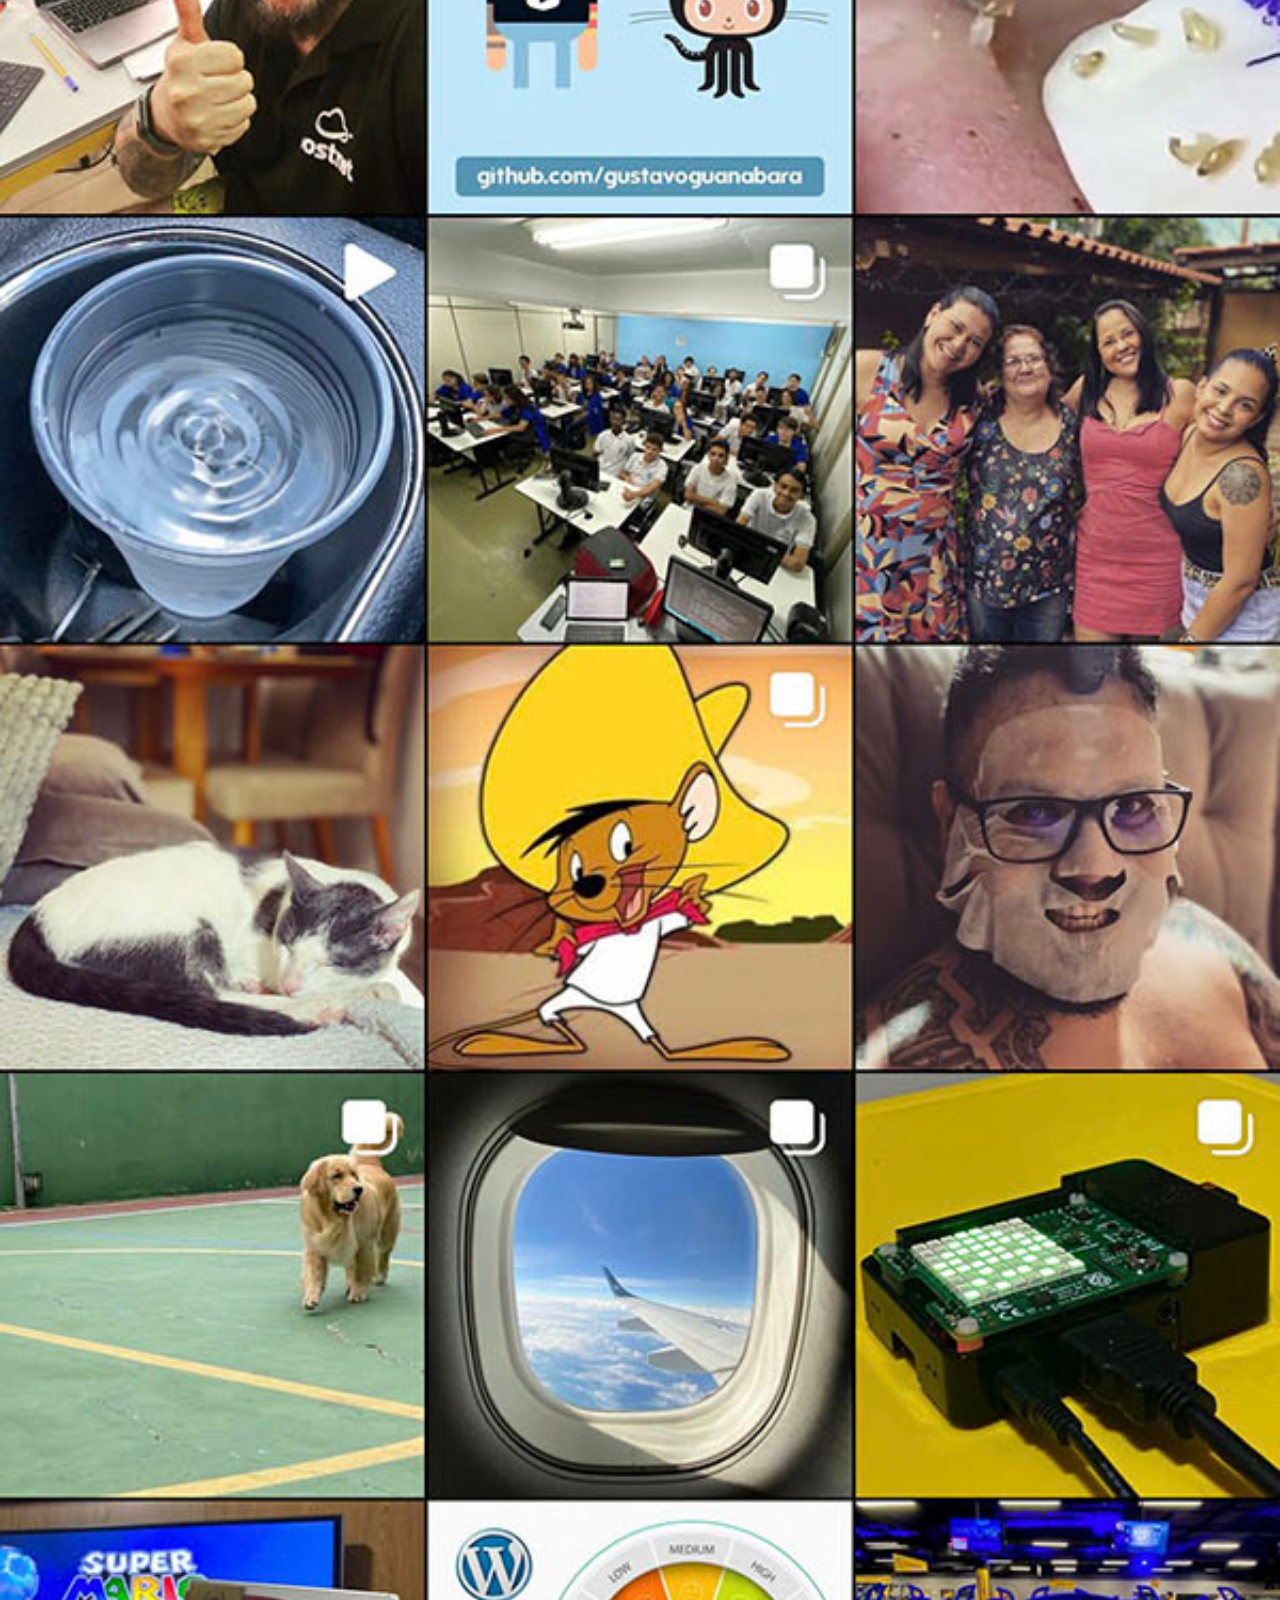
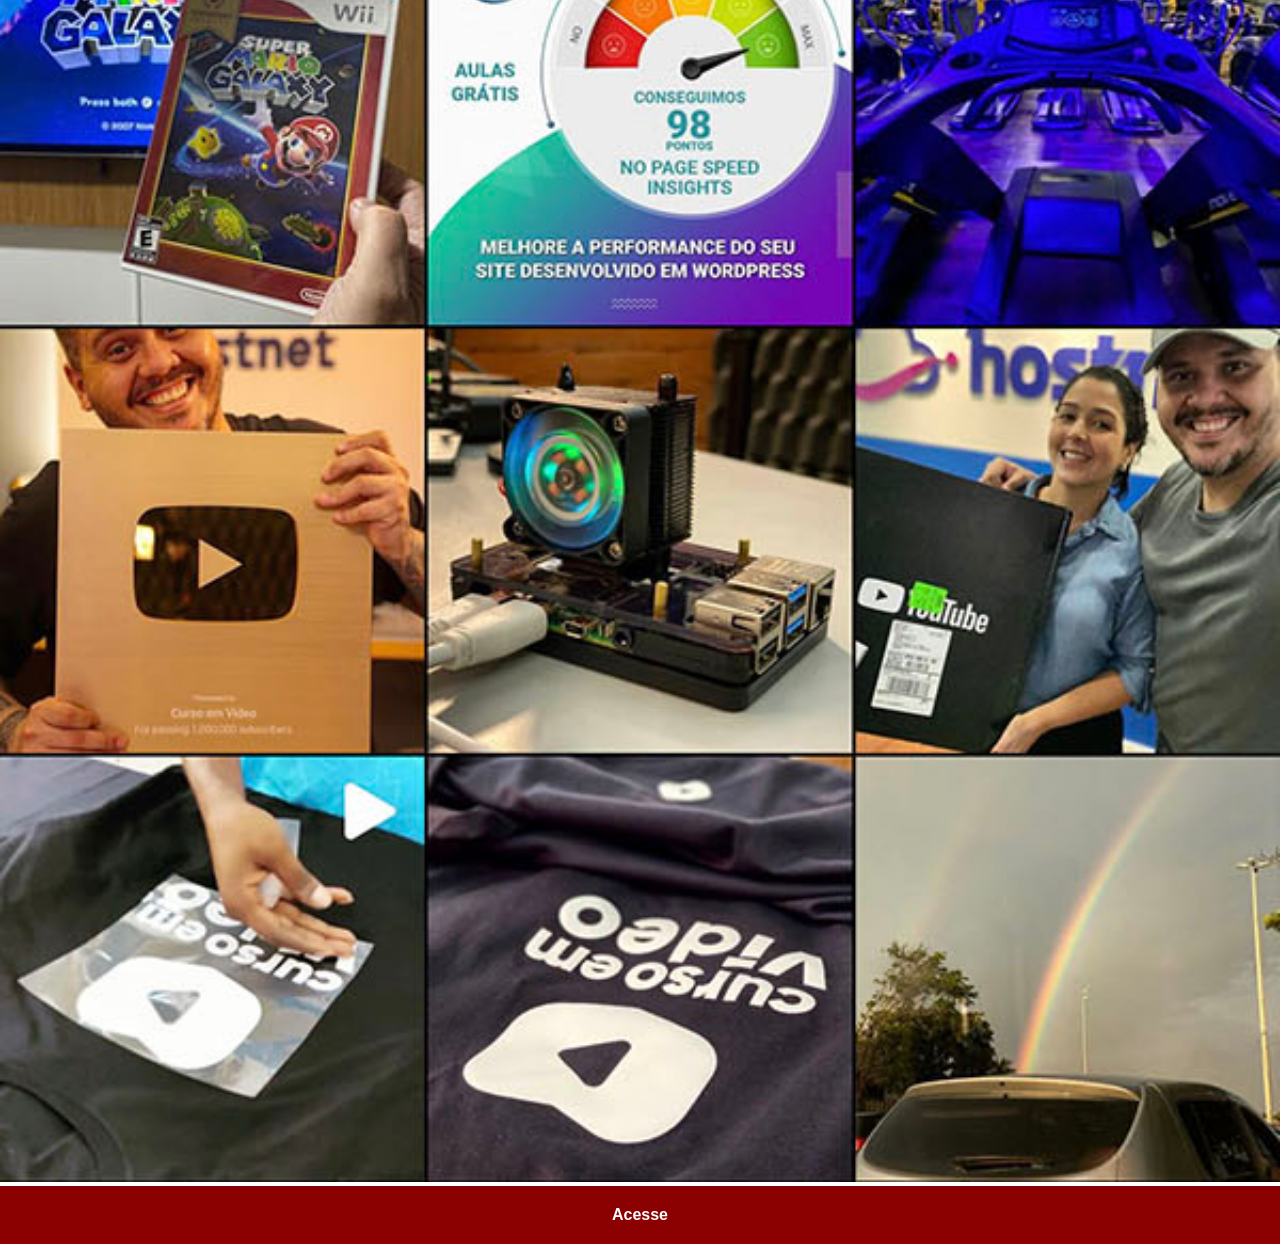
<file: instagram.html>
<!DOCTYPE html>
<html lang="pt-br">
<head>
    <meta charset="UTF-8">
    <meta name="viewport" content="width=device-width, initial-scale=1.0">
    <title>Instagram</title>
    <link rel="stylesheet" href="estilo/social.css">
</head>
<body>
    <img src="imagens/tela-instagram.jpg" alt="Instagram">
    <a href="https://www.instagram.com/gustavoguanabara/" target="_blank">Acesse</a>
</body>
</html>
</file>
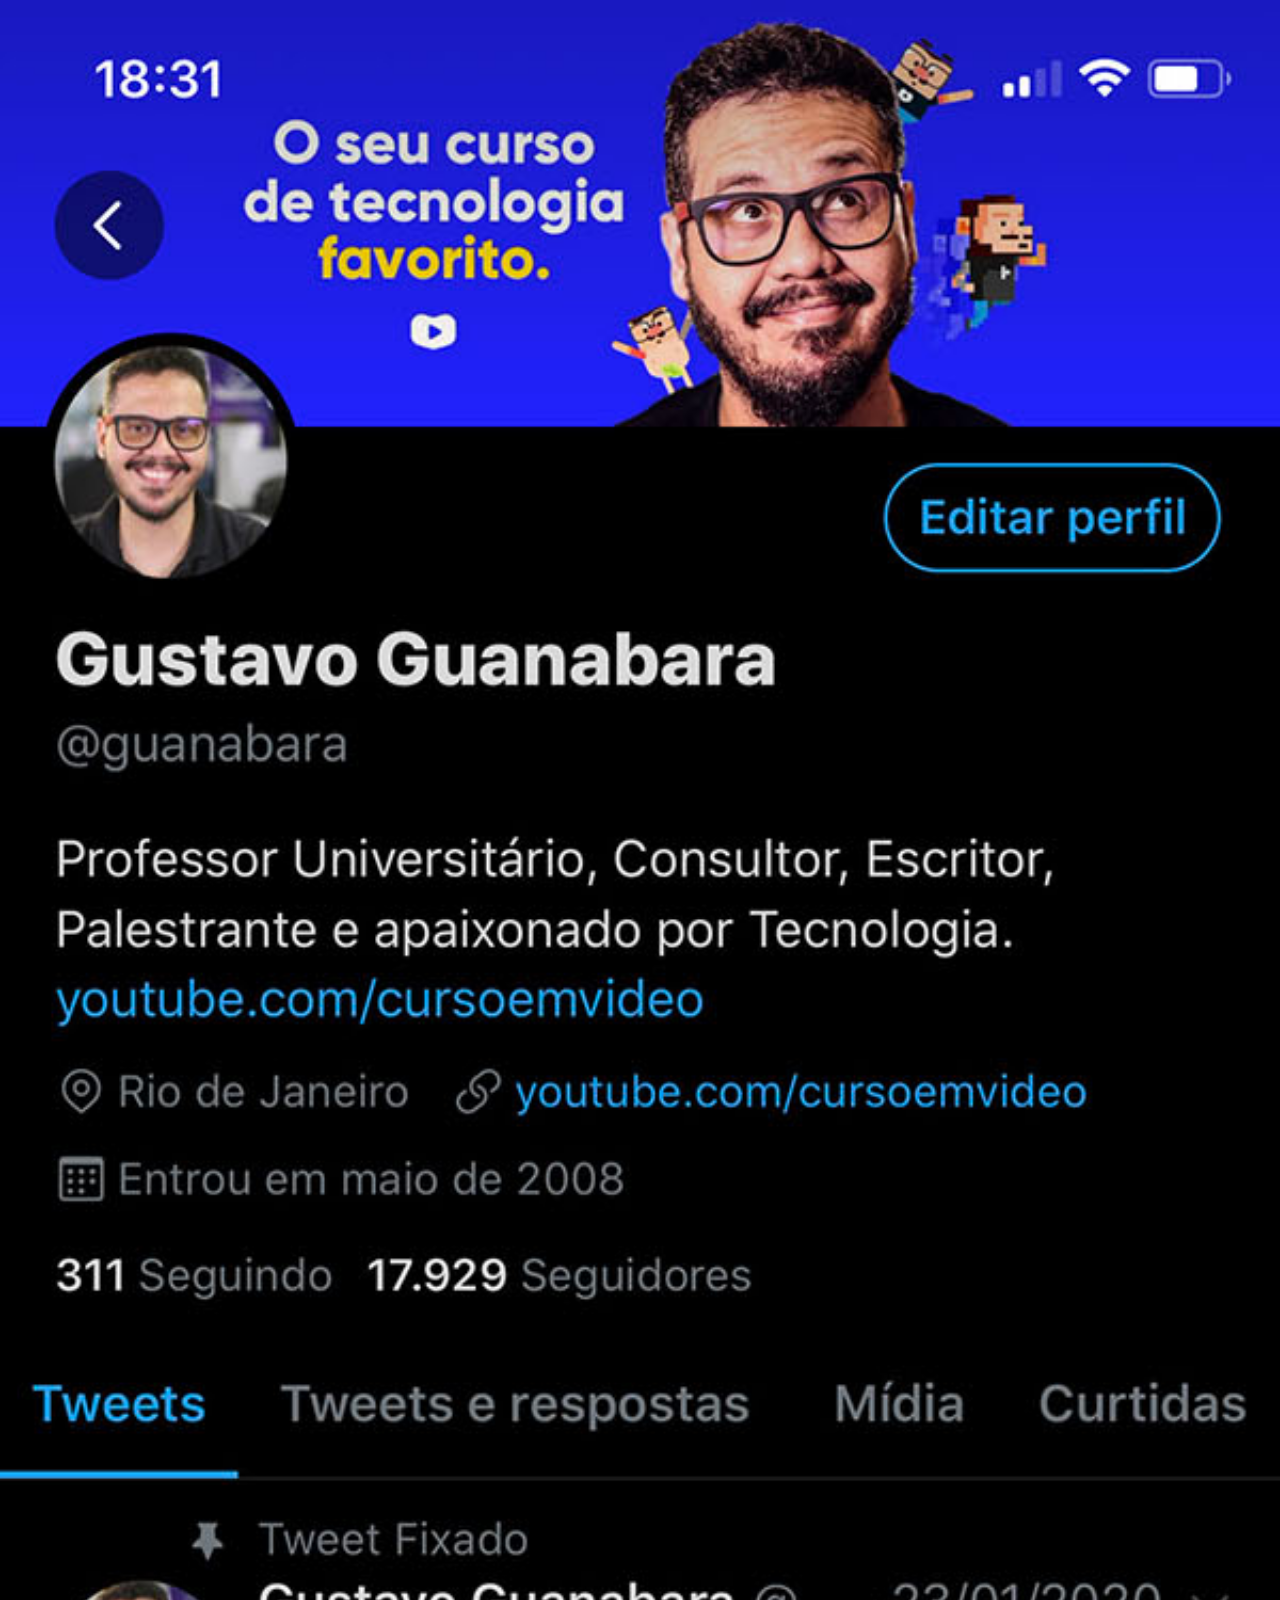
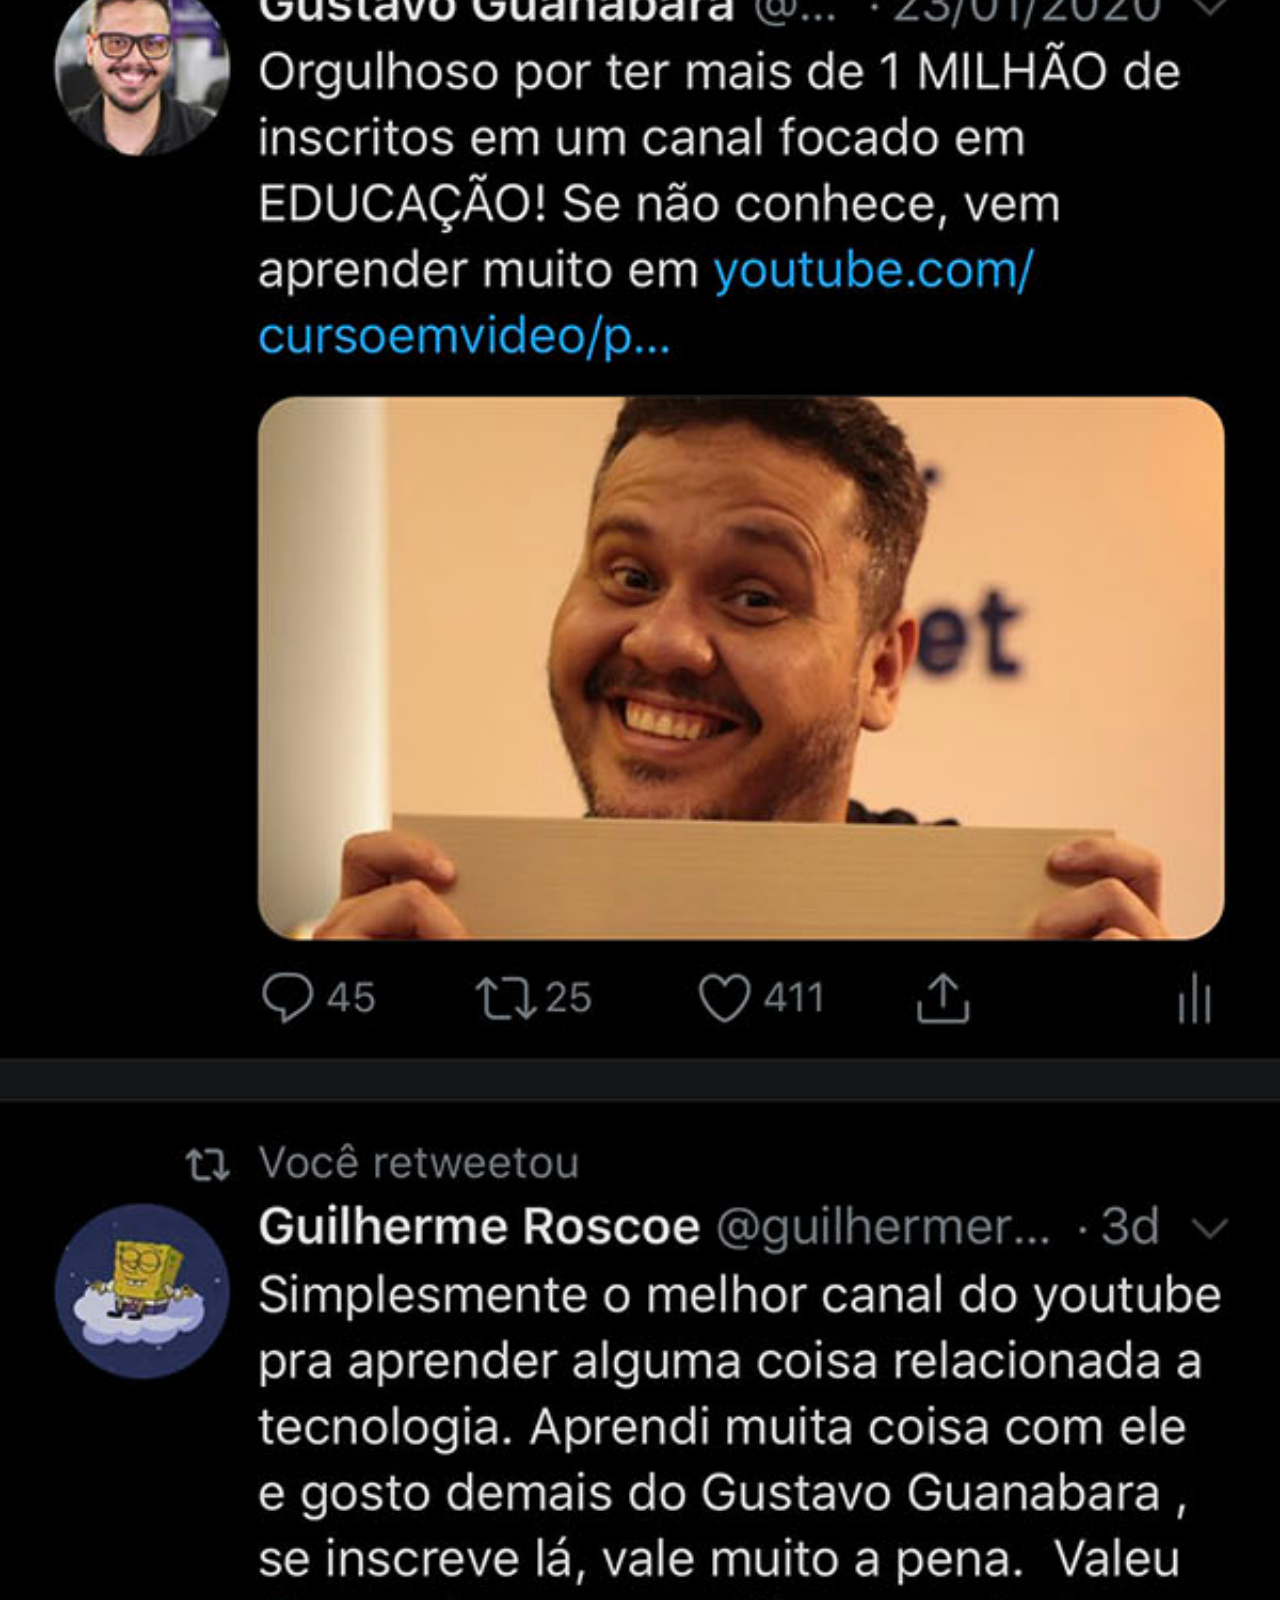
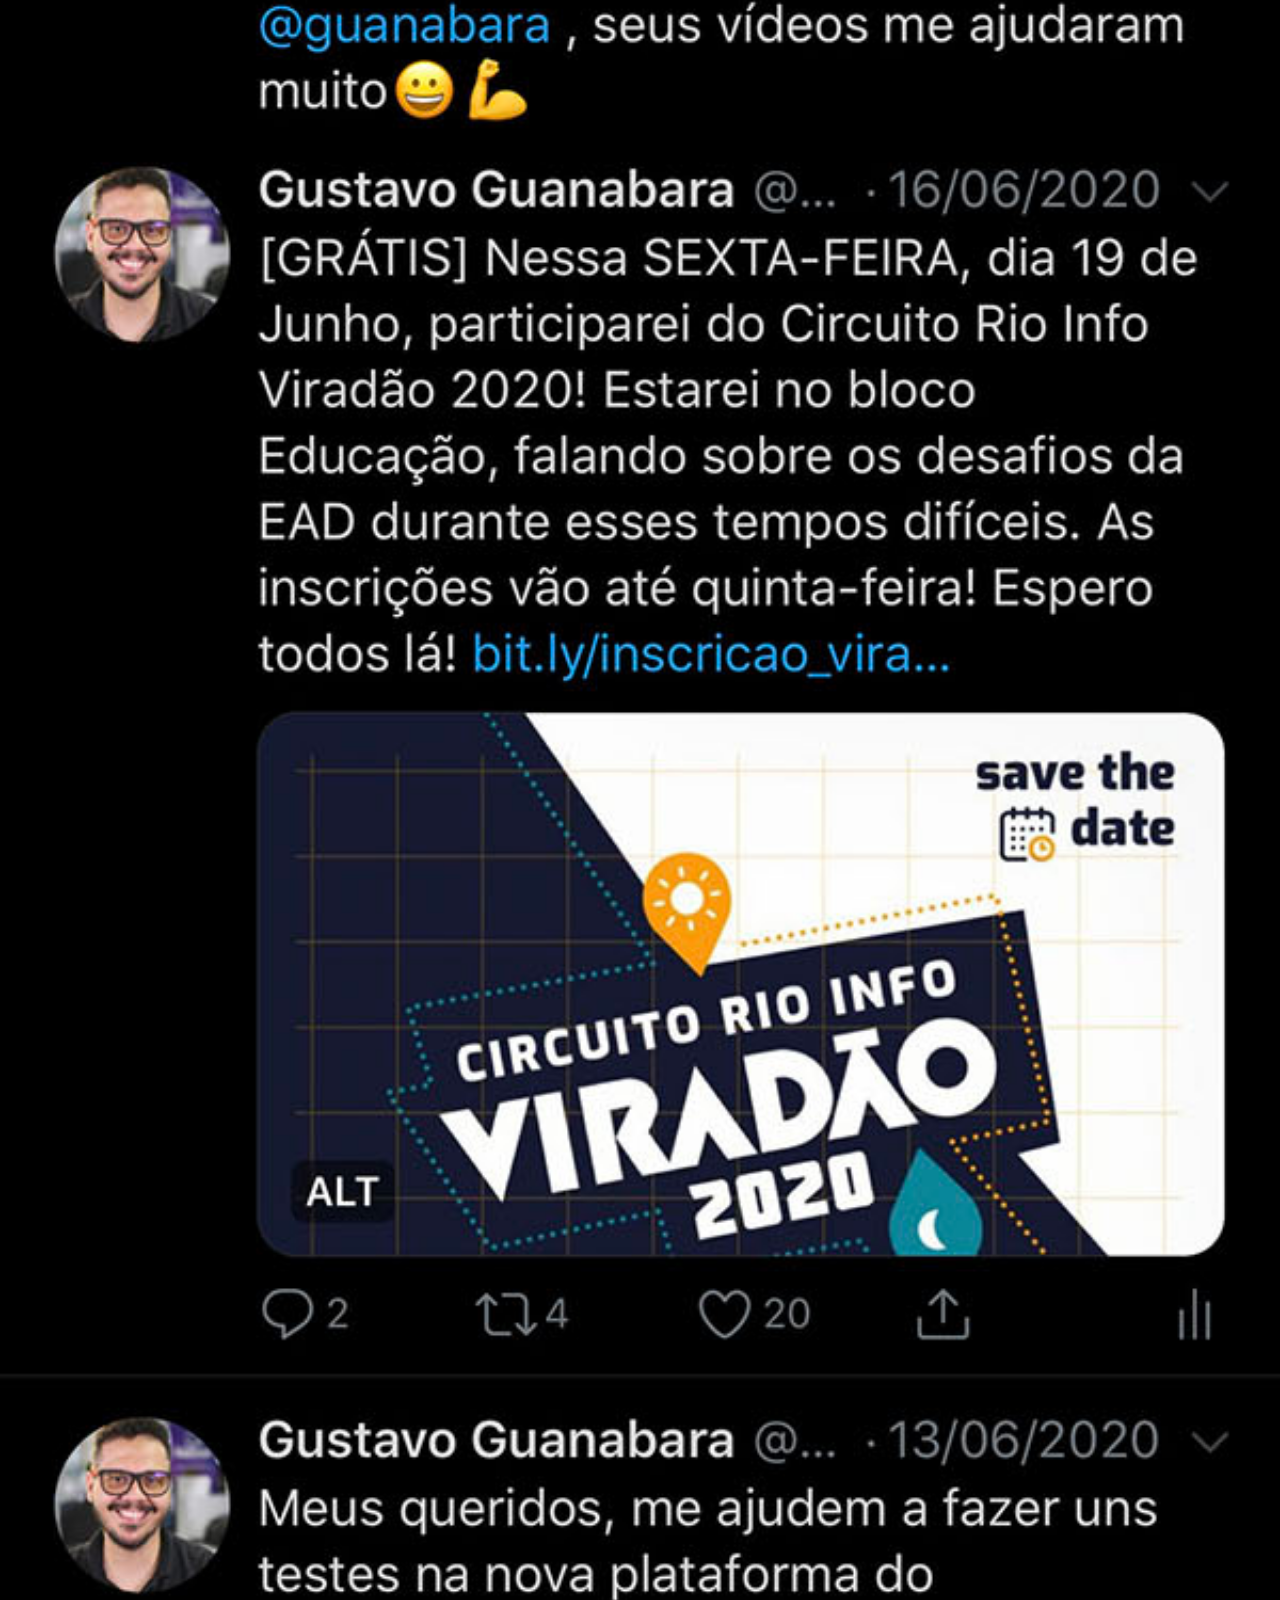
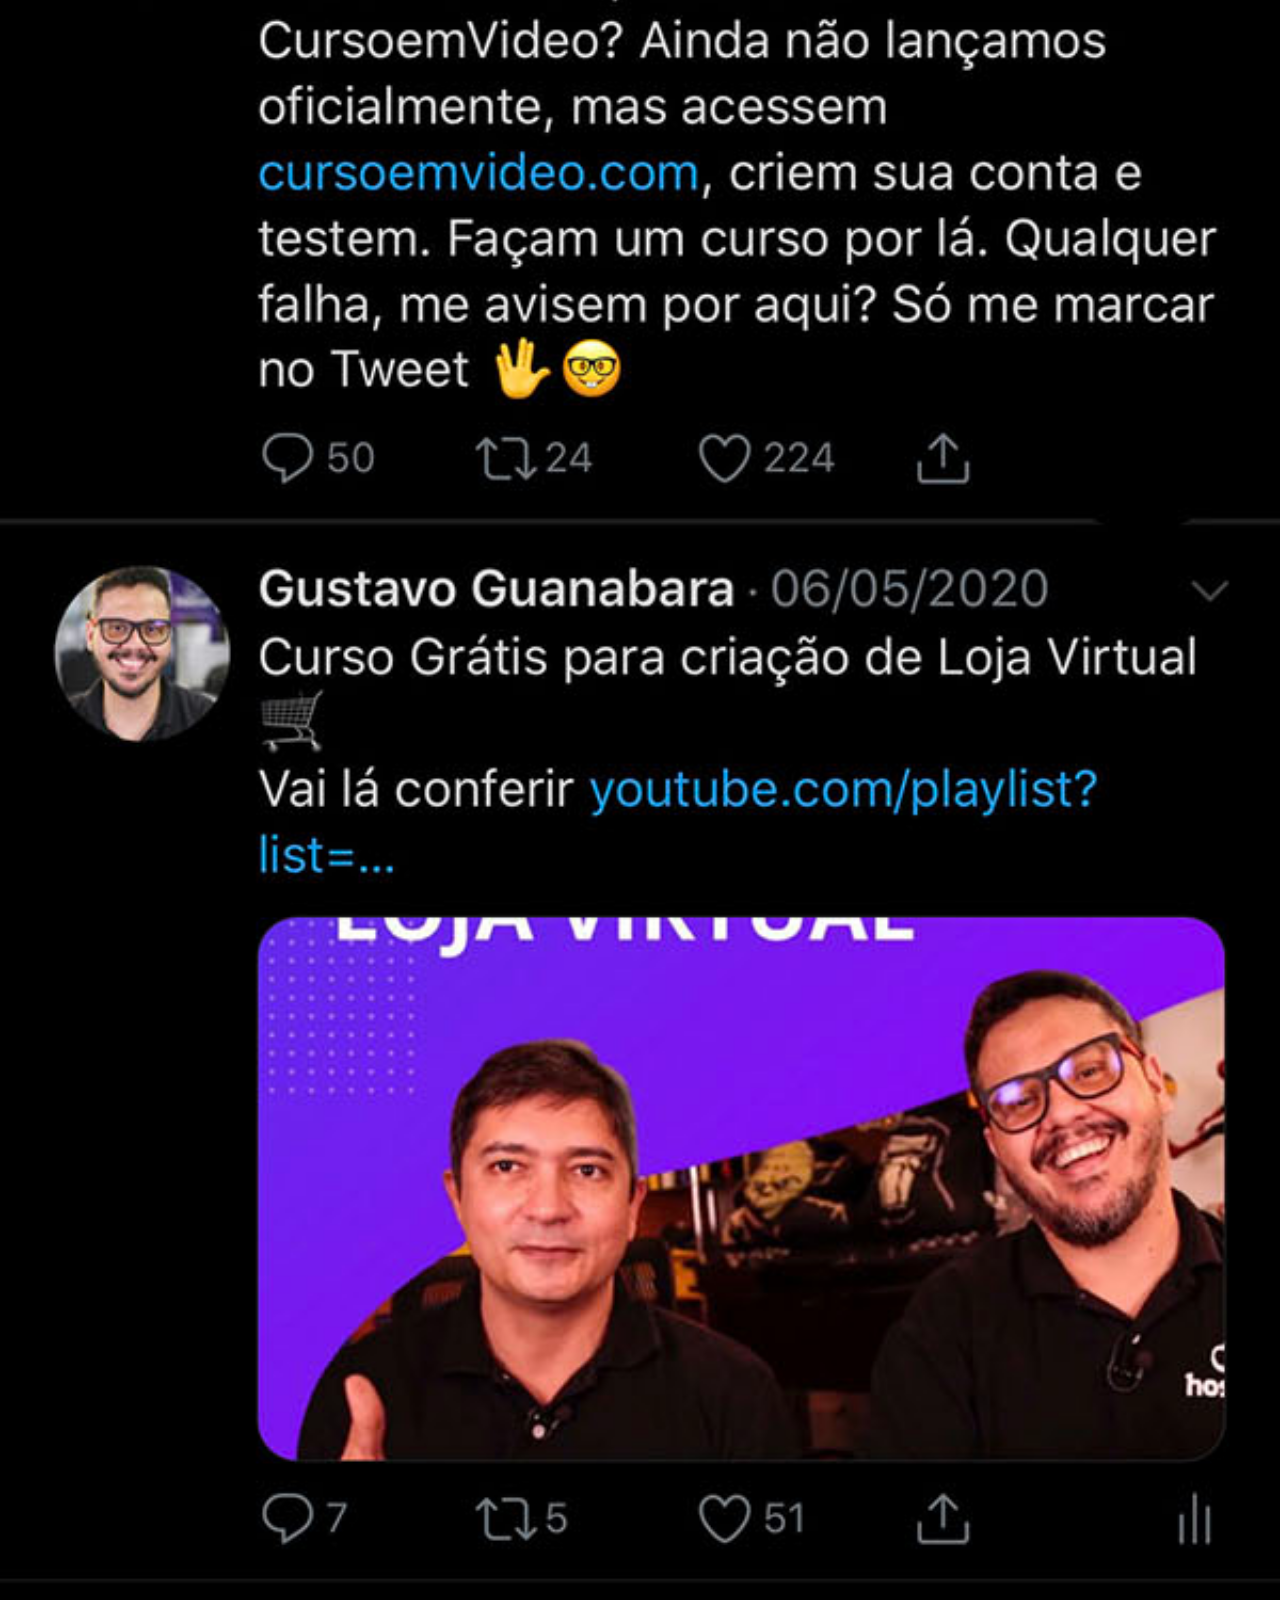
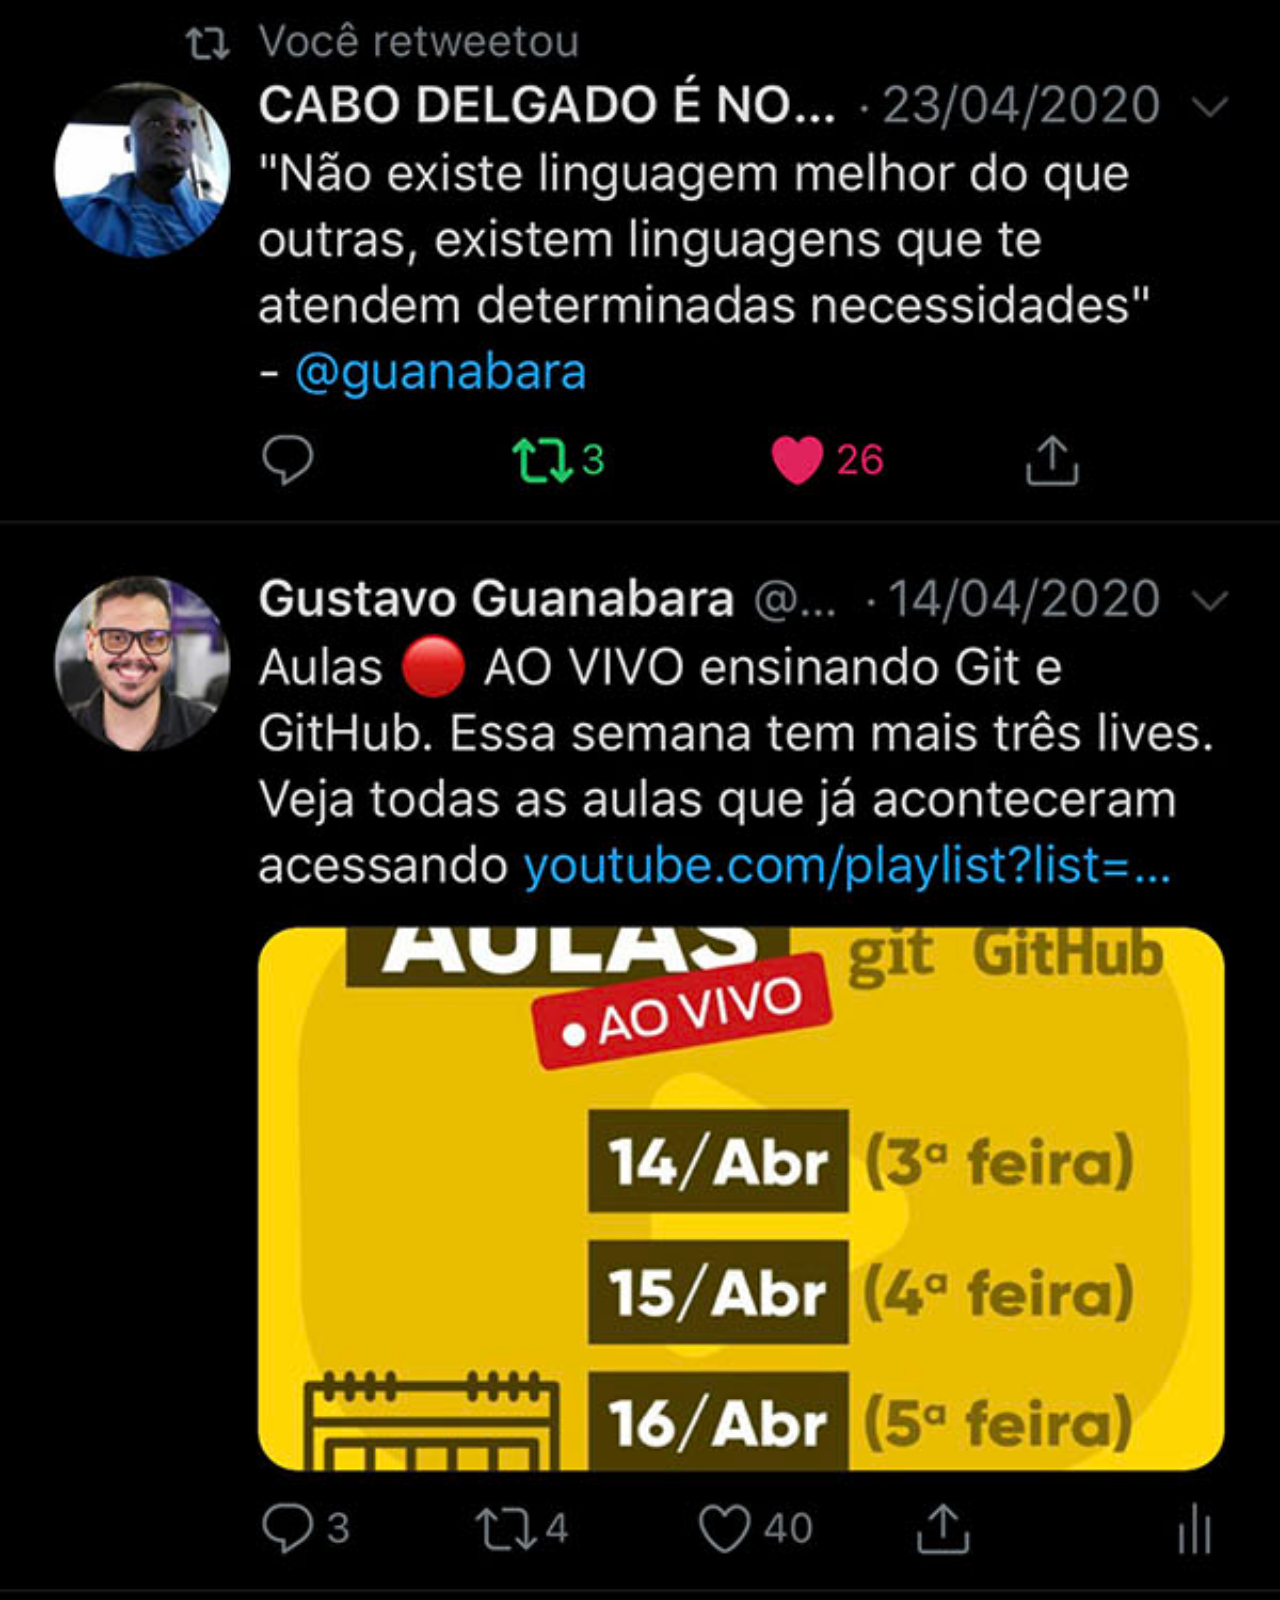
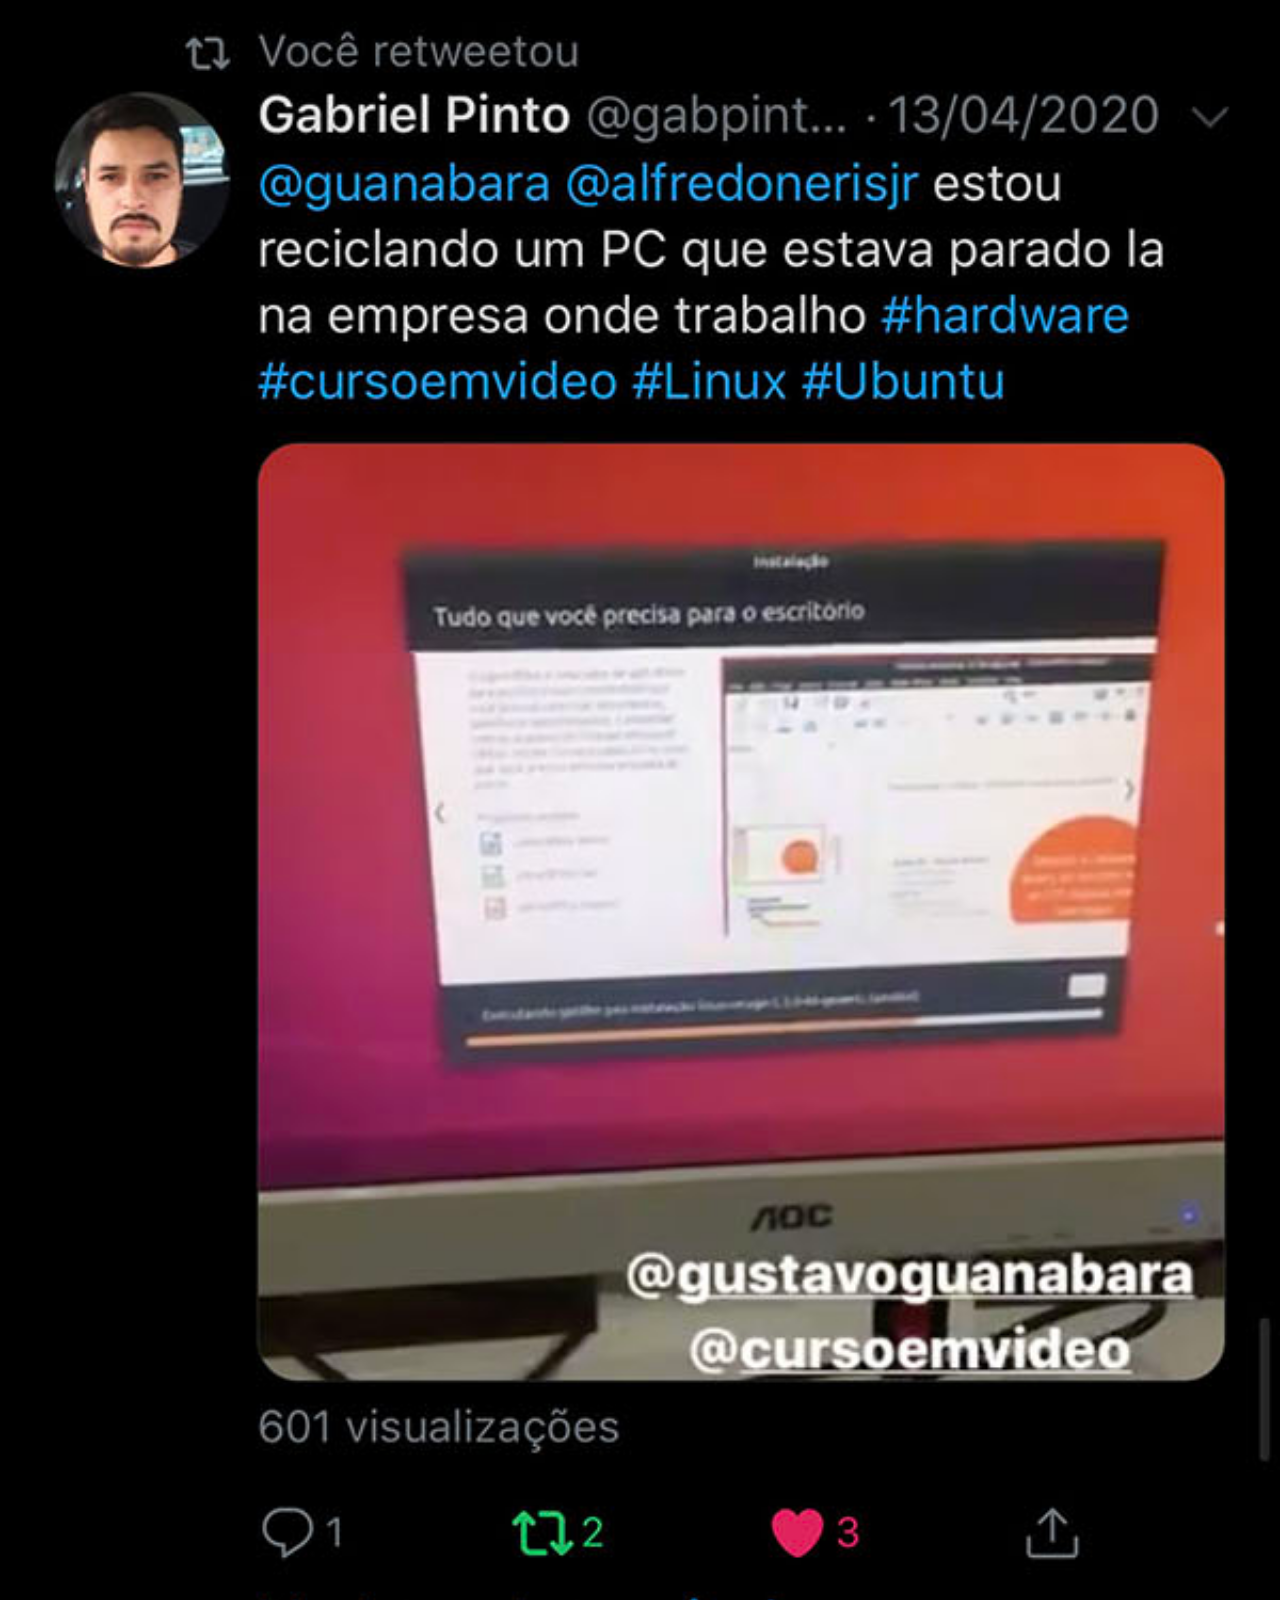
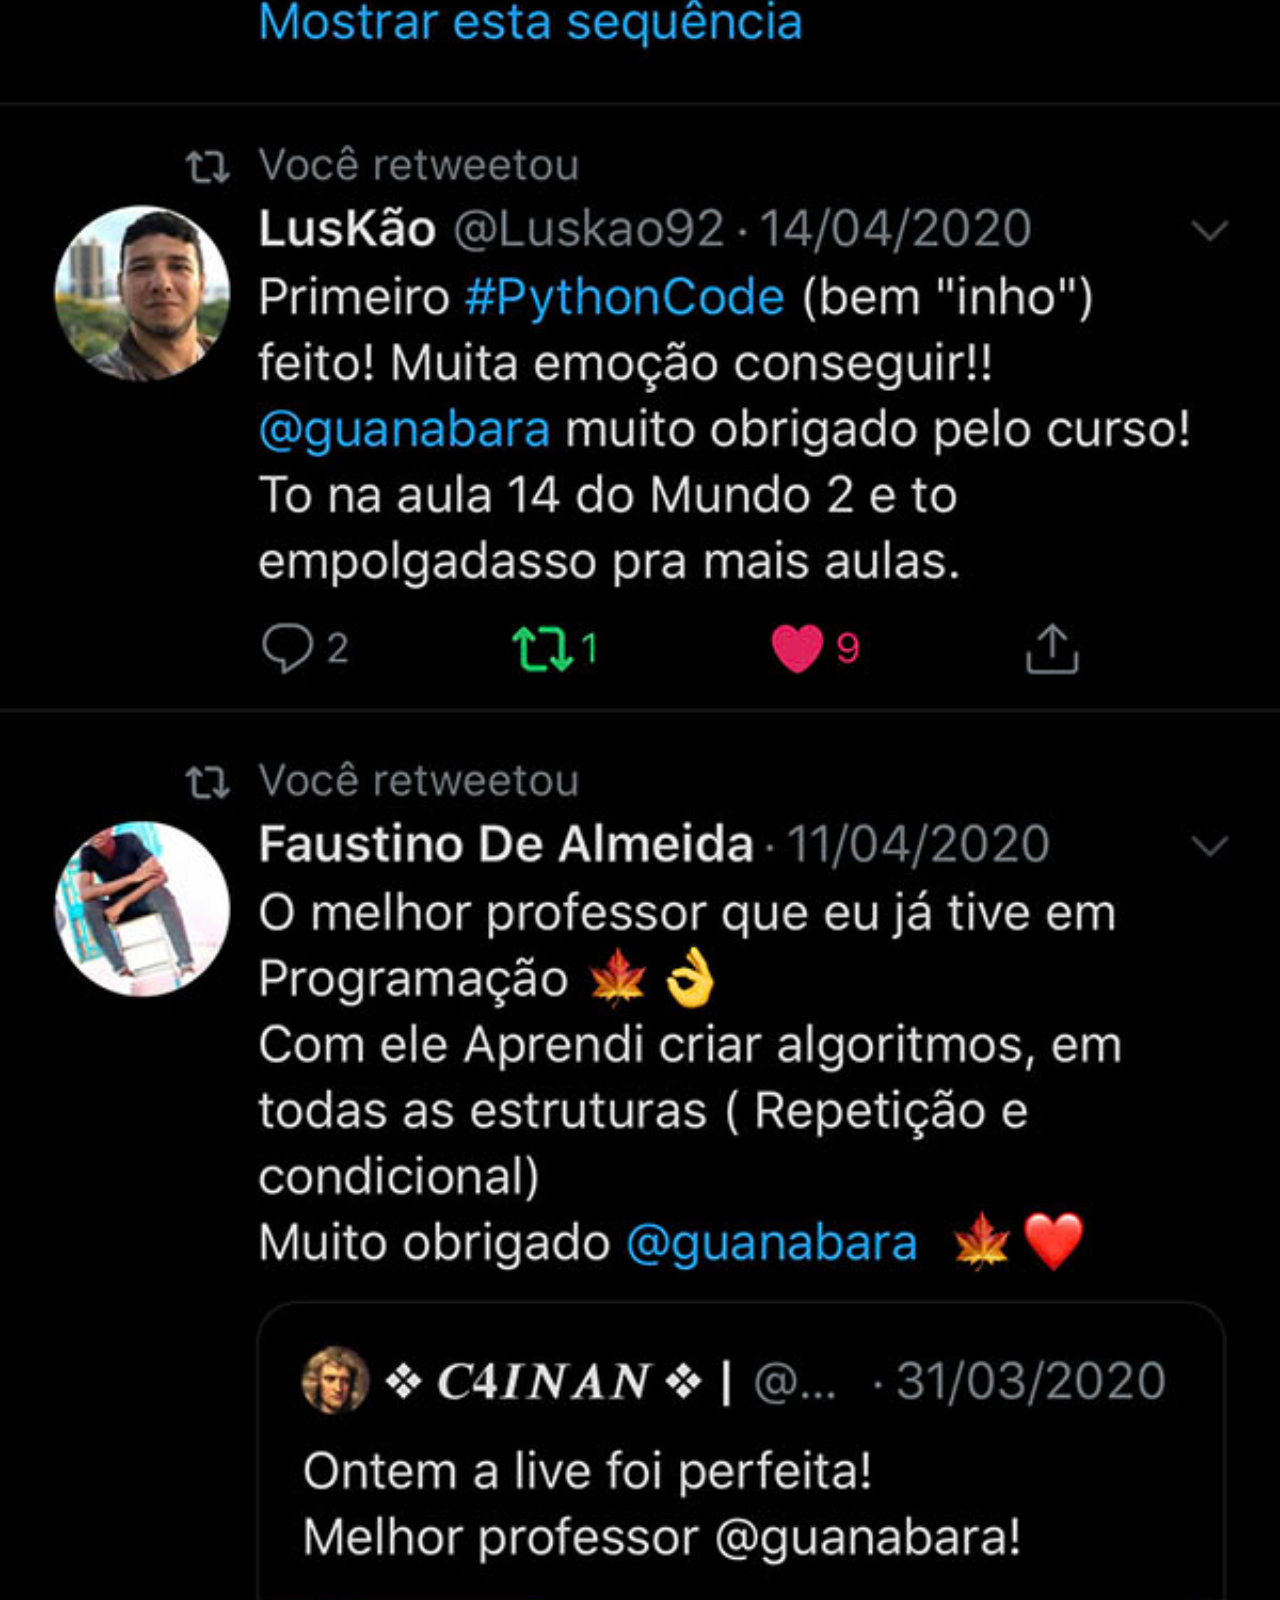
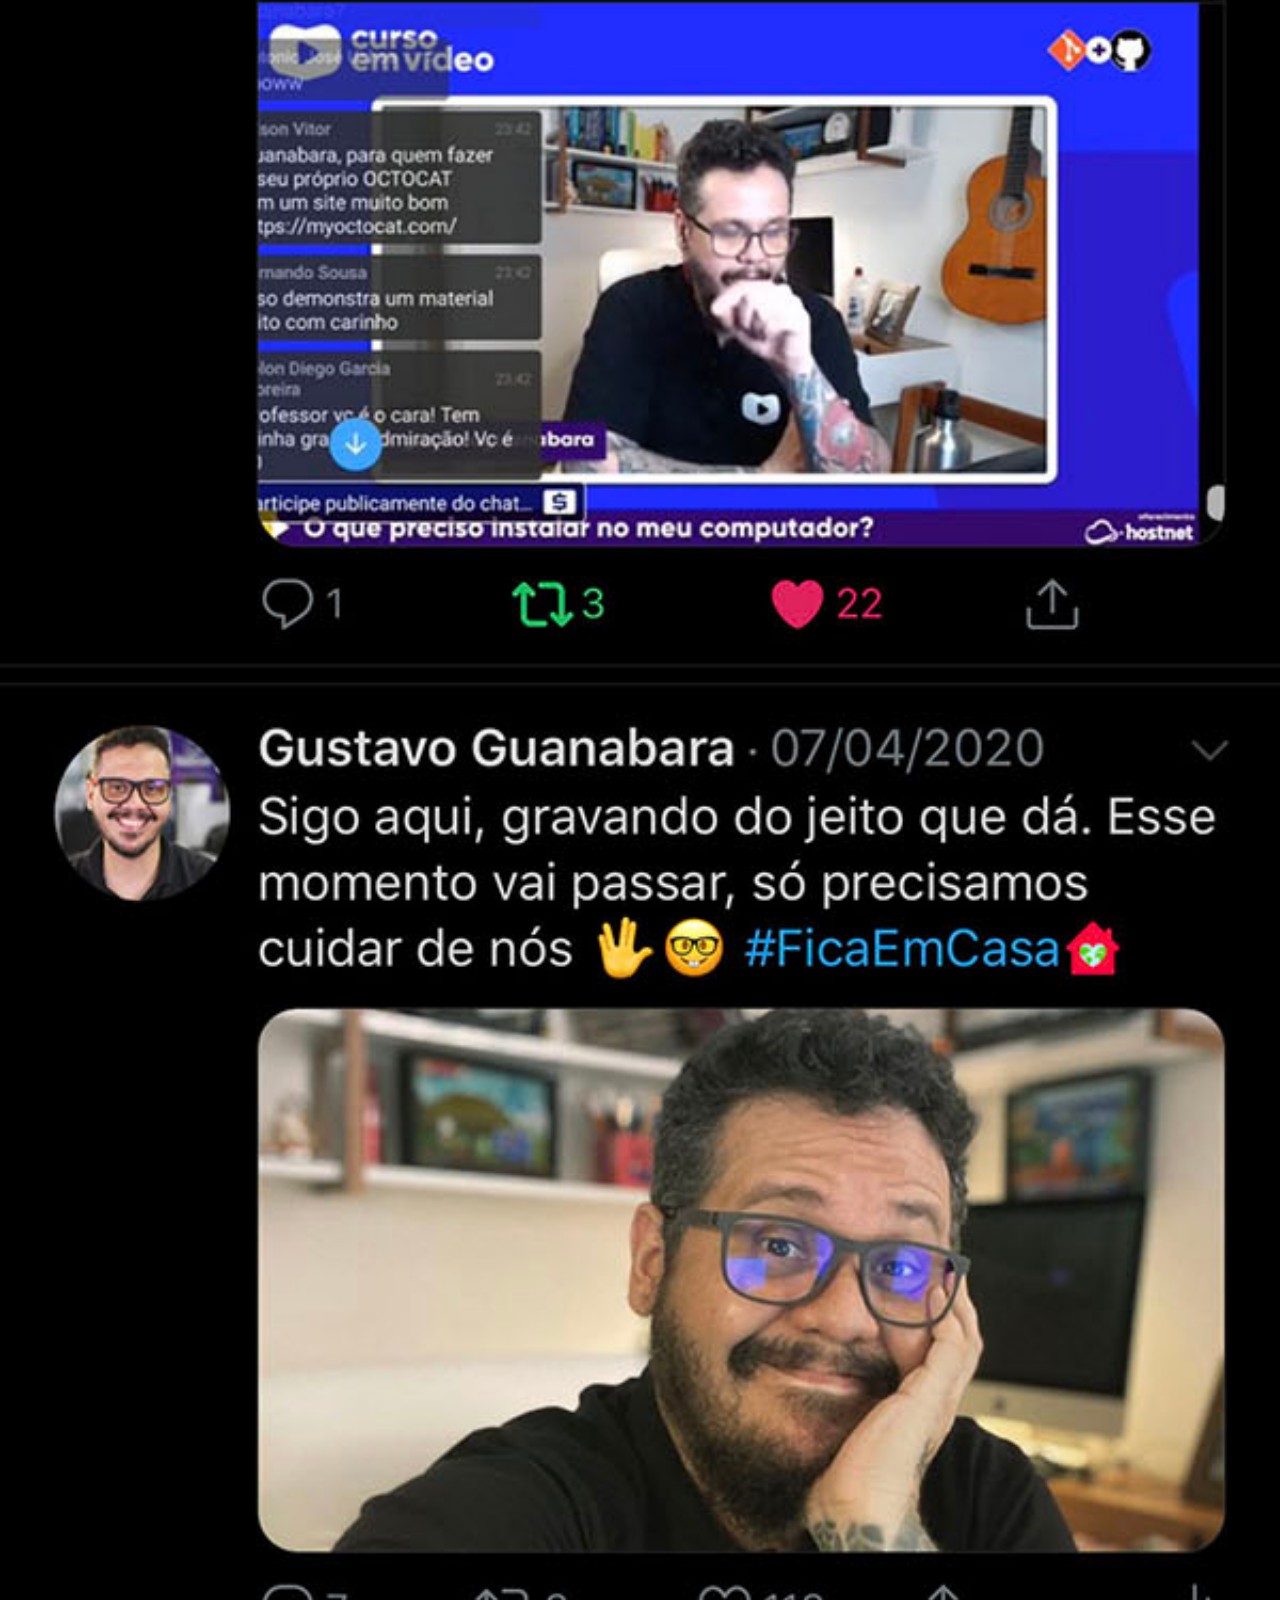
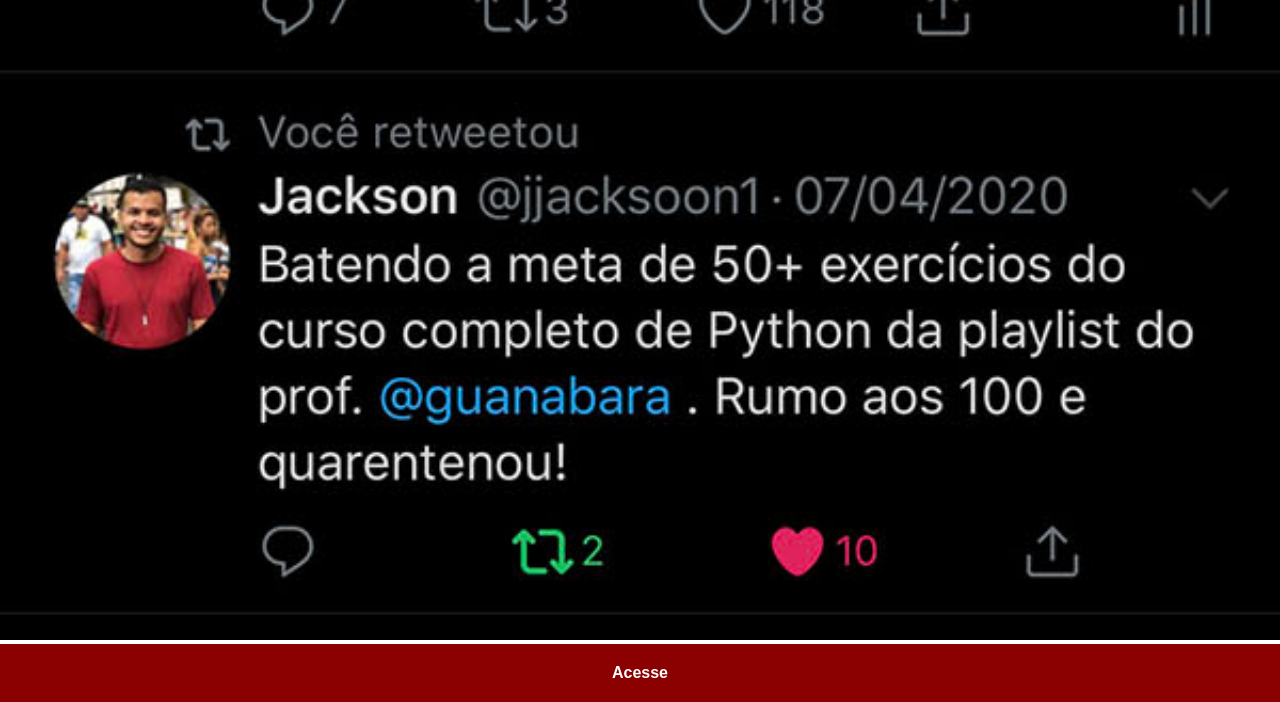
<file: twitter.html>
<!DOCTYPE html>
<html lang="pt-br">
<head>
    <meta charset="UTF-8">
    <meta name="viewport" content="width=device-width, initial-scale=1.0">
    <title>Twitter</title>
    <link rel="stylesheet" href="estilo/social.css">
</head>
<body>
    <img src="imagens/tela-twitter.jpg" alt="Twitter">
    <a href="https://x.com/guanabara" target="_blank">Acesse</a>
</body>
</html>
</file>
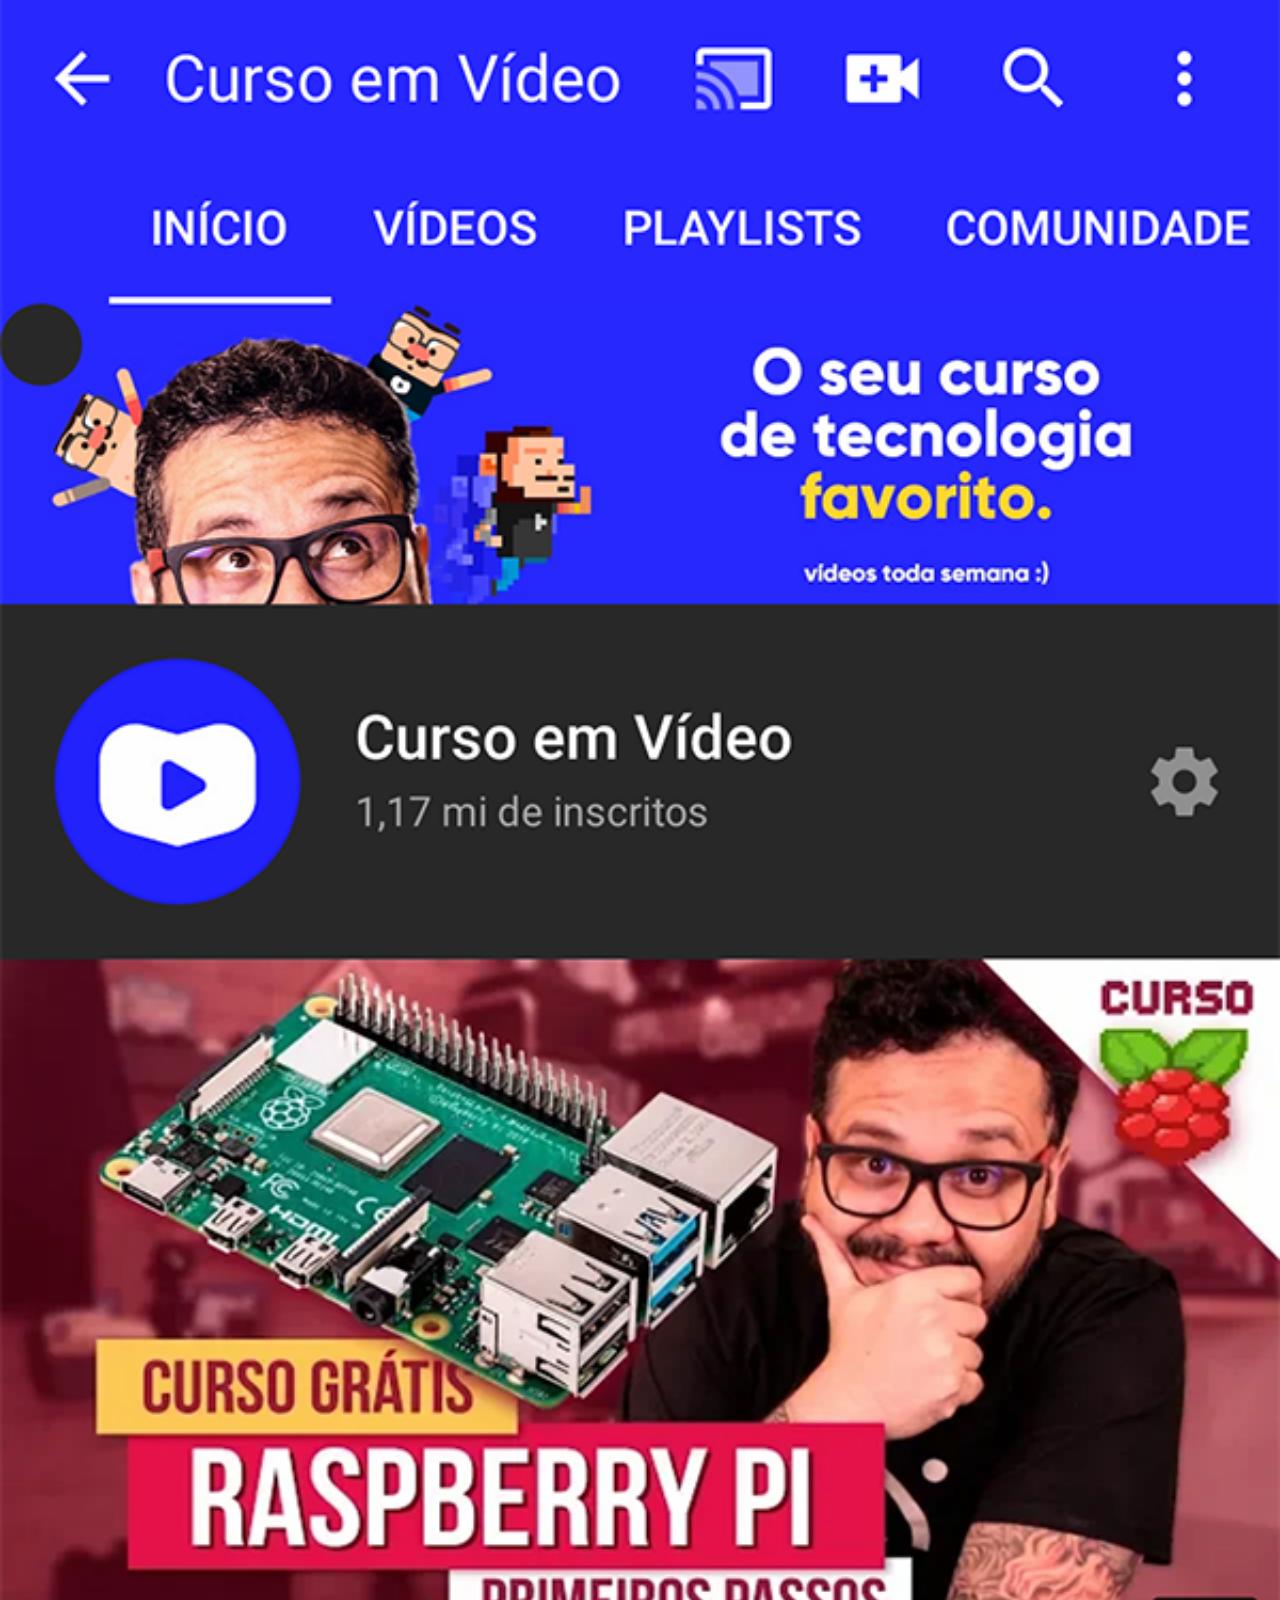
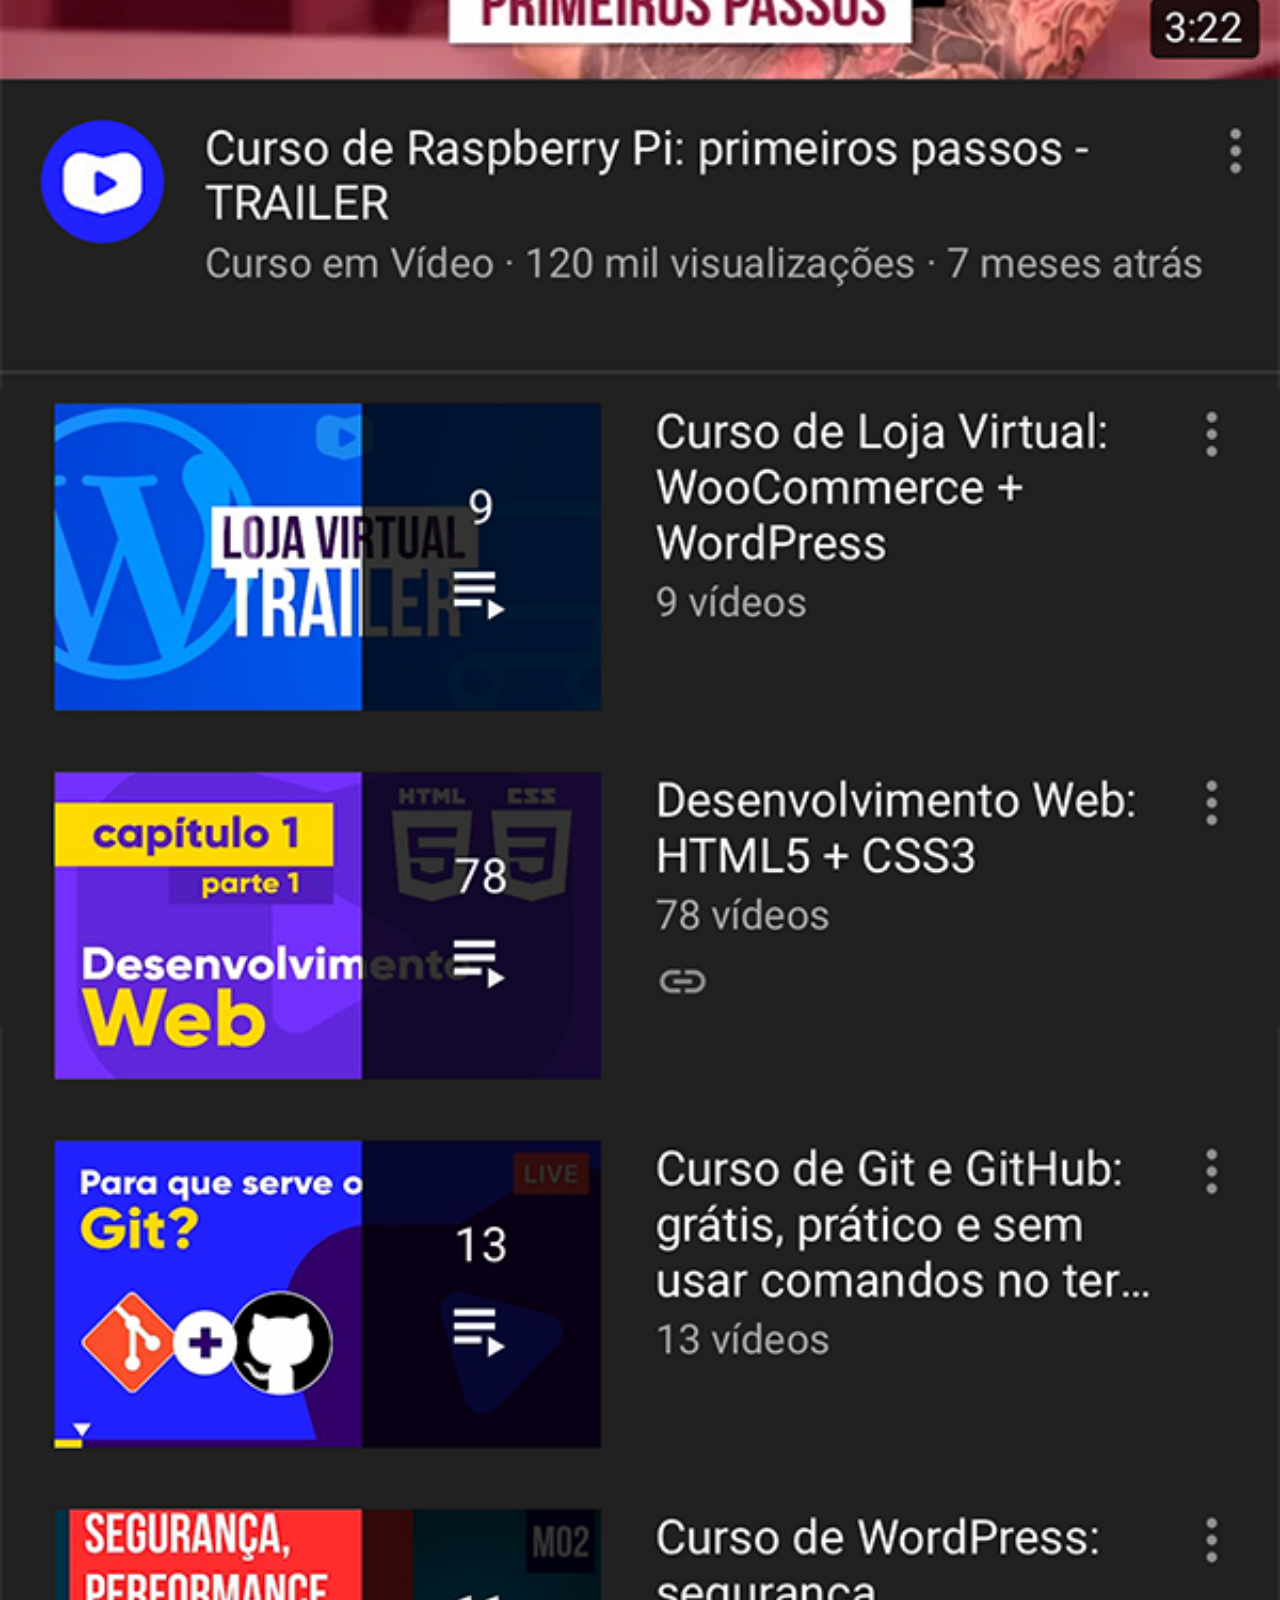
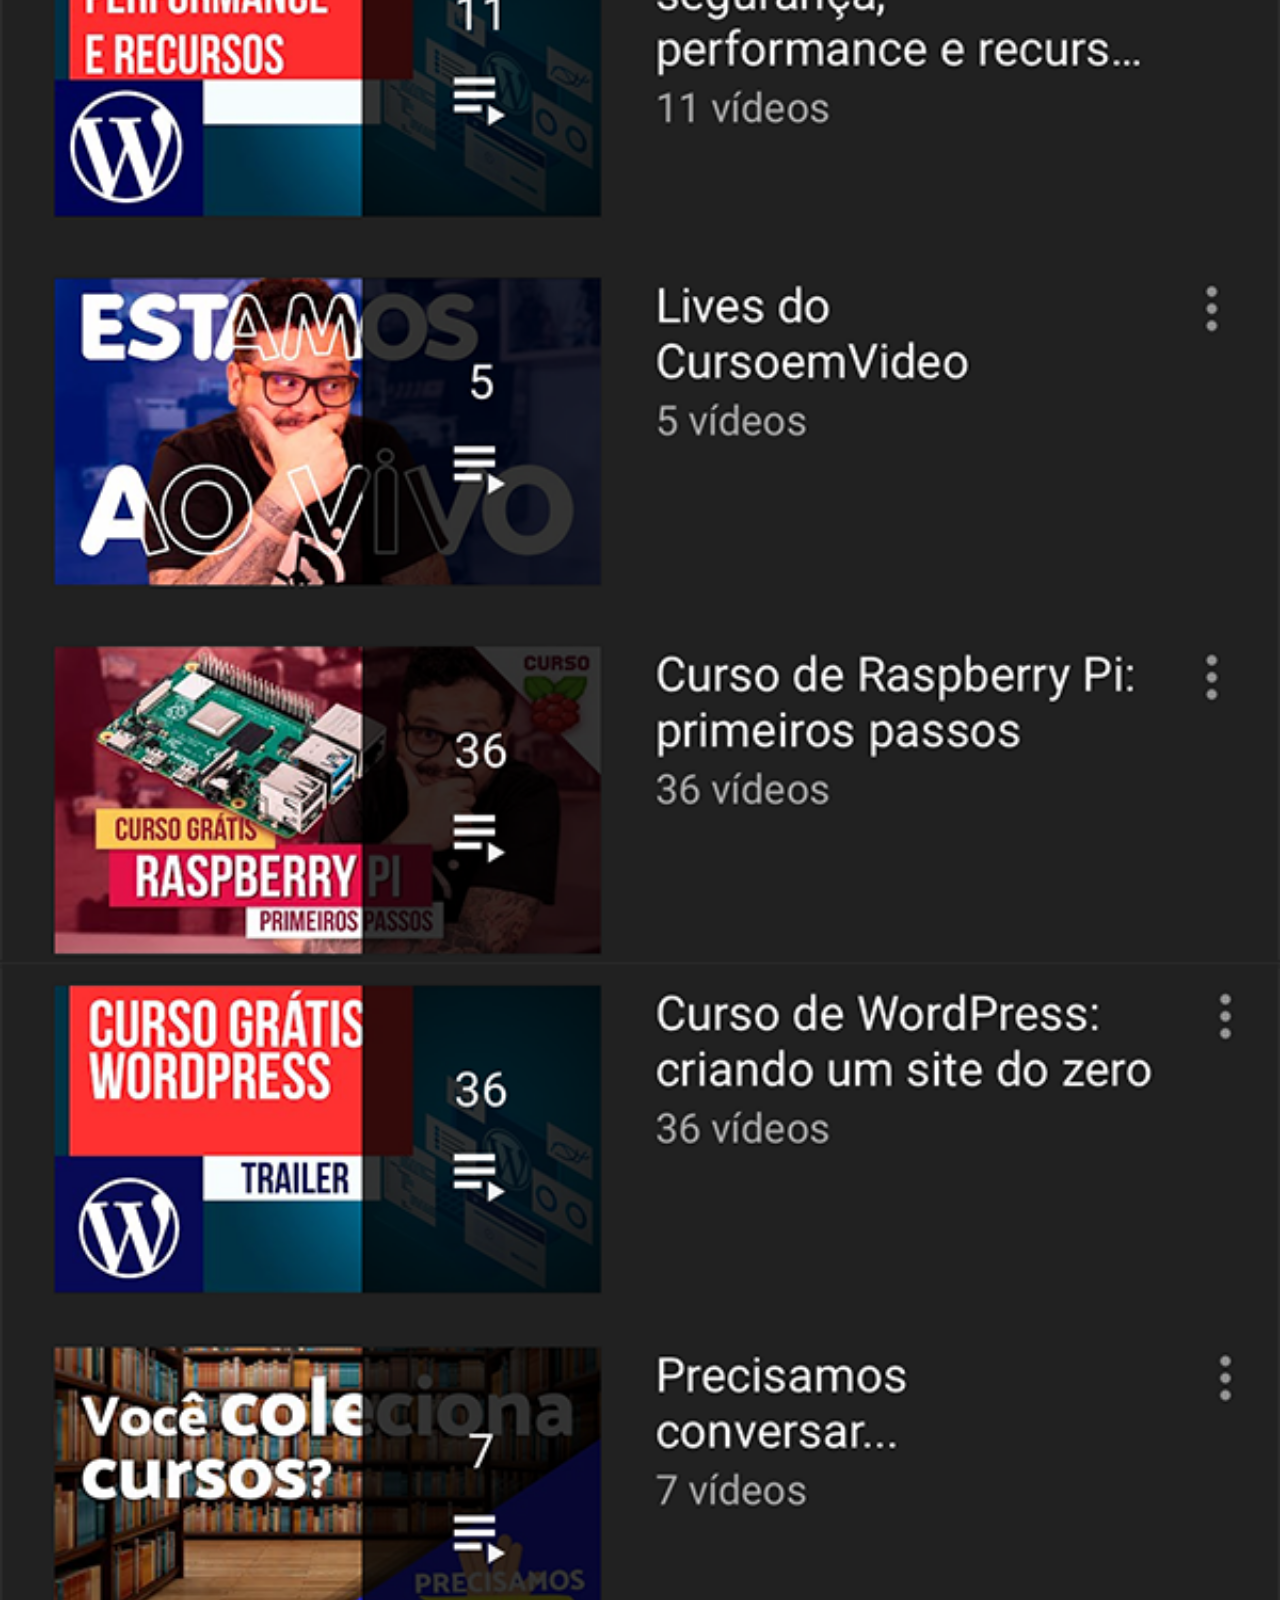
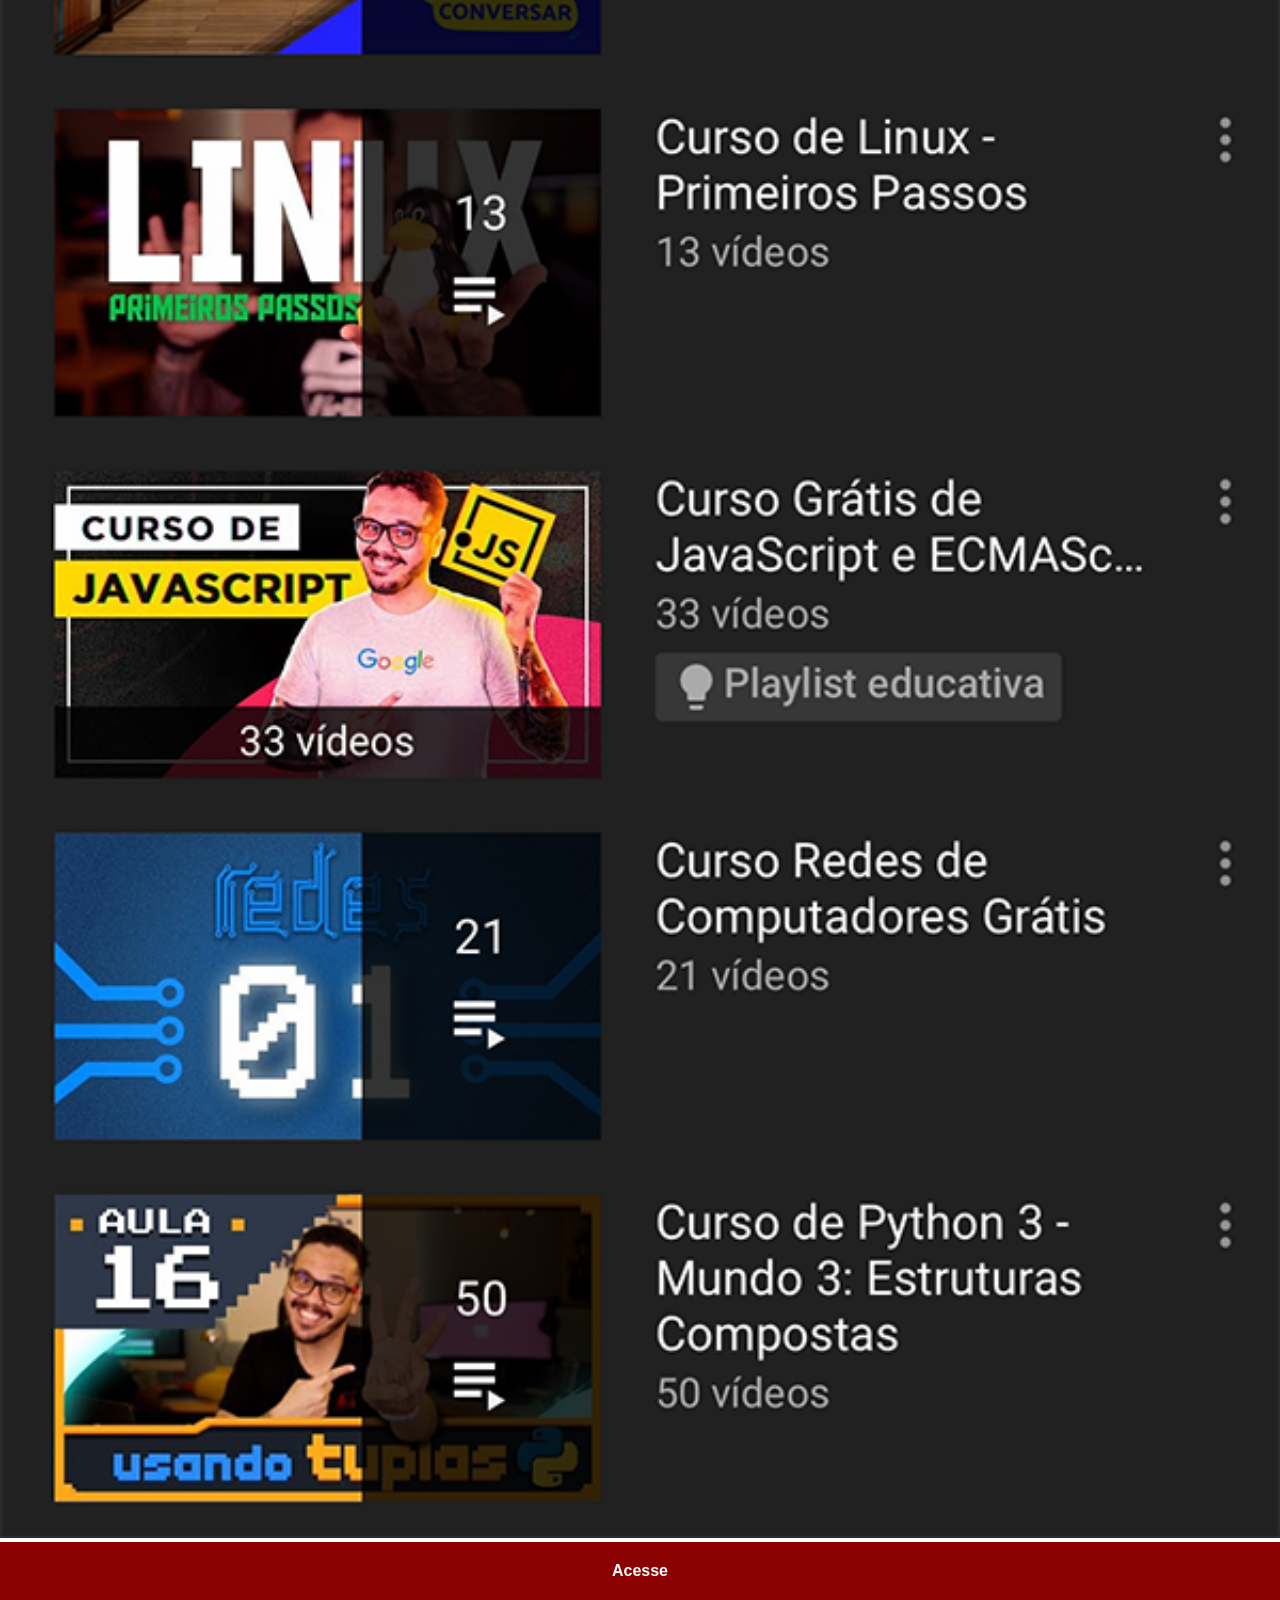
<file: youtube.html>
<!DOCTYPE html>
<html lang="pt-br">
<head>
    <meta charset="UTF-8">
    <meta name="viewport" content="width=device-width, initial-scale=1.0">
    <title>Youtube</title>
    <link rel="stylesheet" href="estilo/social.css">
</head>
<body>
    <img src="imagens/tela-youtube.png" alt="Youtube">
    <a href="https://www.youtube.com/@cursoemvideo/playlists" target="_blank">Acesse</a>
</body>
</html>
</file>
<file: estilo/style.css>
@charset "UTF-8";   

* {
    margin: 0;
    padding: 0;
    font-family: Arial, Helvetica, sans-serif;
}

html, body  {
    height: 100vh;
    width: 100vw;
    background-color: black;
}

body {
    background: url(../imagens/fundo-madeira.jpg) no-repeat top center;
    background-size: cover;
    background-attachment: fixed;
}

main {
    position: relative;
    height: 100vh;
}

section#telefone {
    position: absolute;
    top: 50%;
    left: 50%;
    translate: -50% -50%;

    height: 627px;
    width: 311px;
    background:url(../imagens/frame-iphone.png) no-repeat ;
}

iframe#tela {
    position: relative;
    top: 79px;
    left: 21px;
    width: 265px;
    height: 470px;
}

section#redes-sociais {
    text-align: right;
}

section#redes-sociais img {
    width: 50px;
    margin: 10px;
    border-radius: 50%;
    box-shadow: 2px 2px 2px rgba(0, 0, 0, 0.418);
    box-sizing: border-box;
}

section#redes-sociais img:hover {
    border: 2px solid rgba(255, 255, 255, 0.623);
    translate: -3px -3px;
    transition: 0.4s, border 0.7s;
    box-shadow: 4px 4px 7px rgba(0, 0, 0, 0.418);
}
</file>
<file: estilo/social.css>
@charset "UTF-8";

* {
    margin: 0;
    padding: 0;
    font-family: Arial, Helvetica, sans-serif;
}

::-webkit-scrollbar {
    width: 0;
    height: 0;
}

img {
    width: 100vw;
}

a {
    display: block;
    background-color: darkred;
    color: white;
    padding: 20px;
    text-align: center;
    font-weight: bolder;
    text-decoration: none;
}

a:hover {
    background-color: red;
}
</file>
